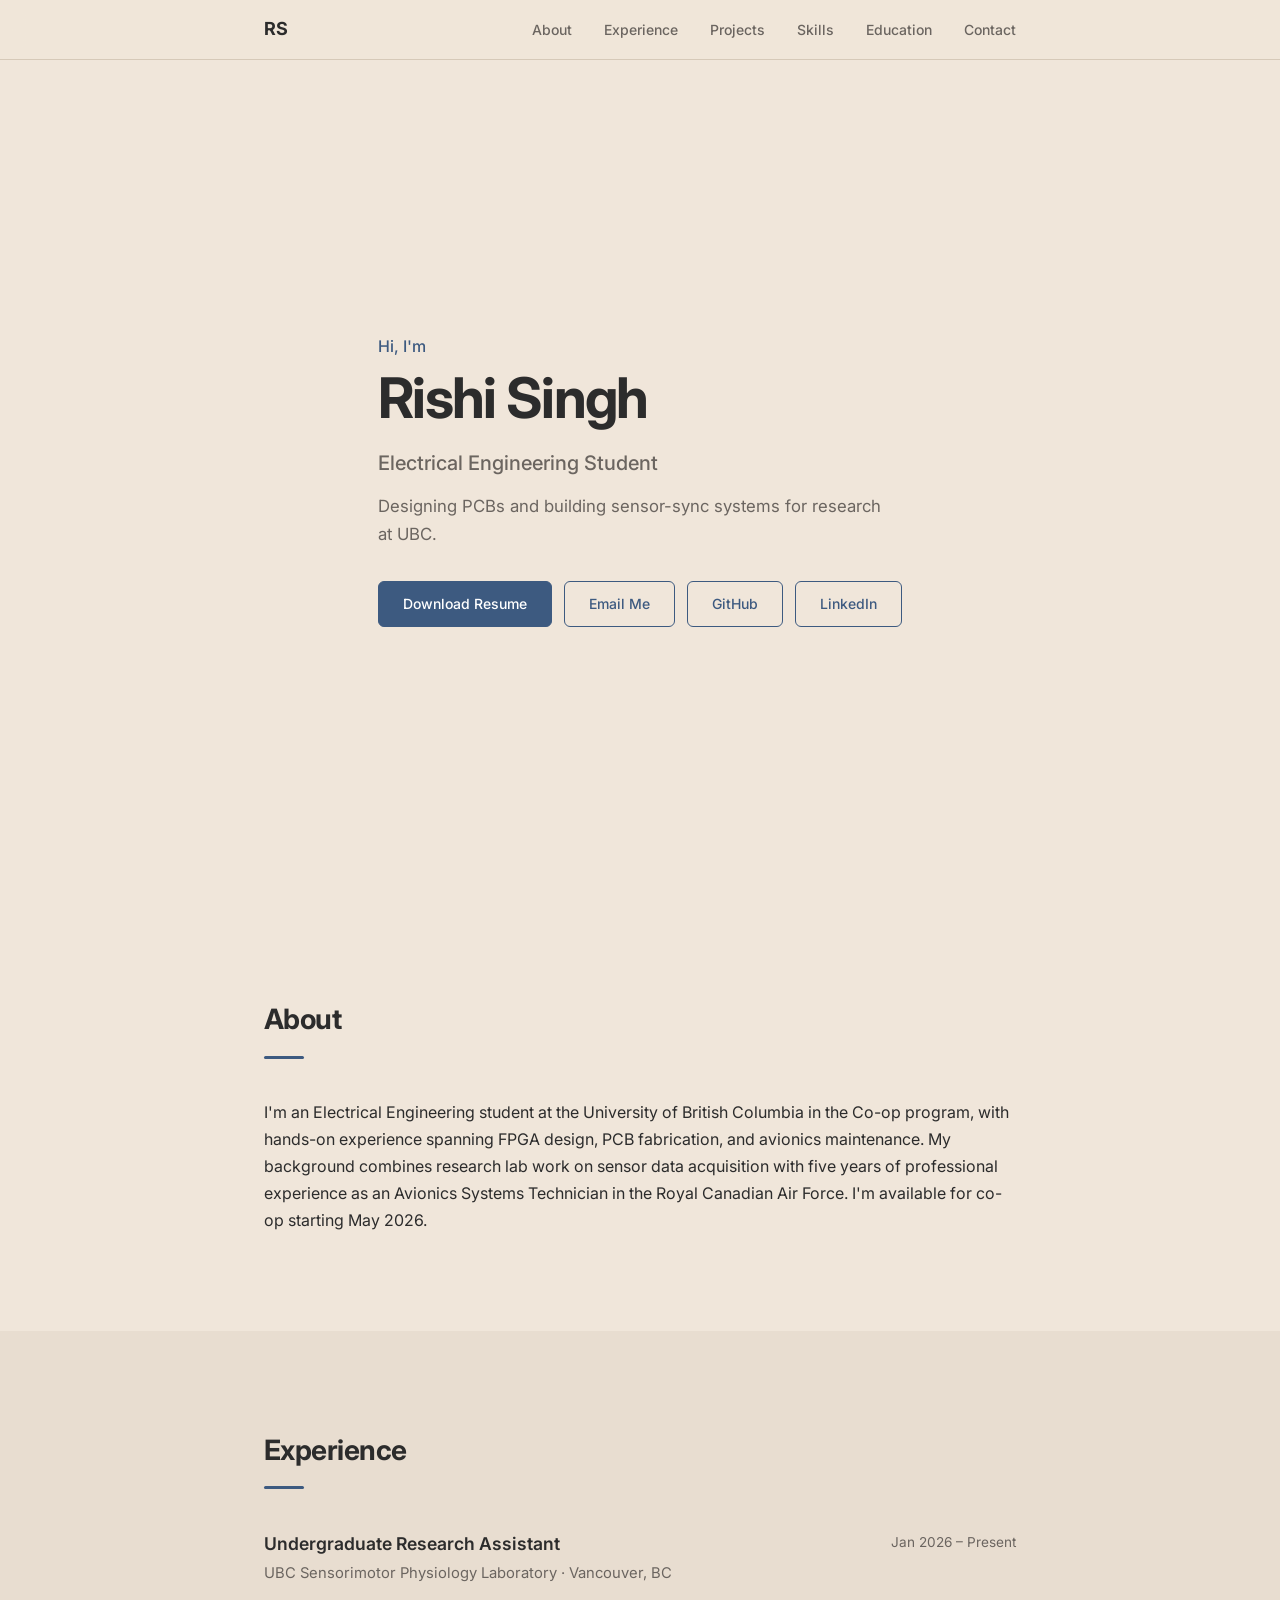
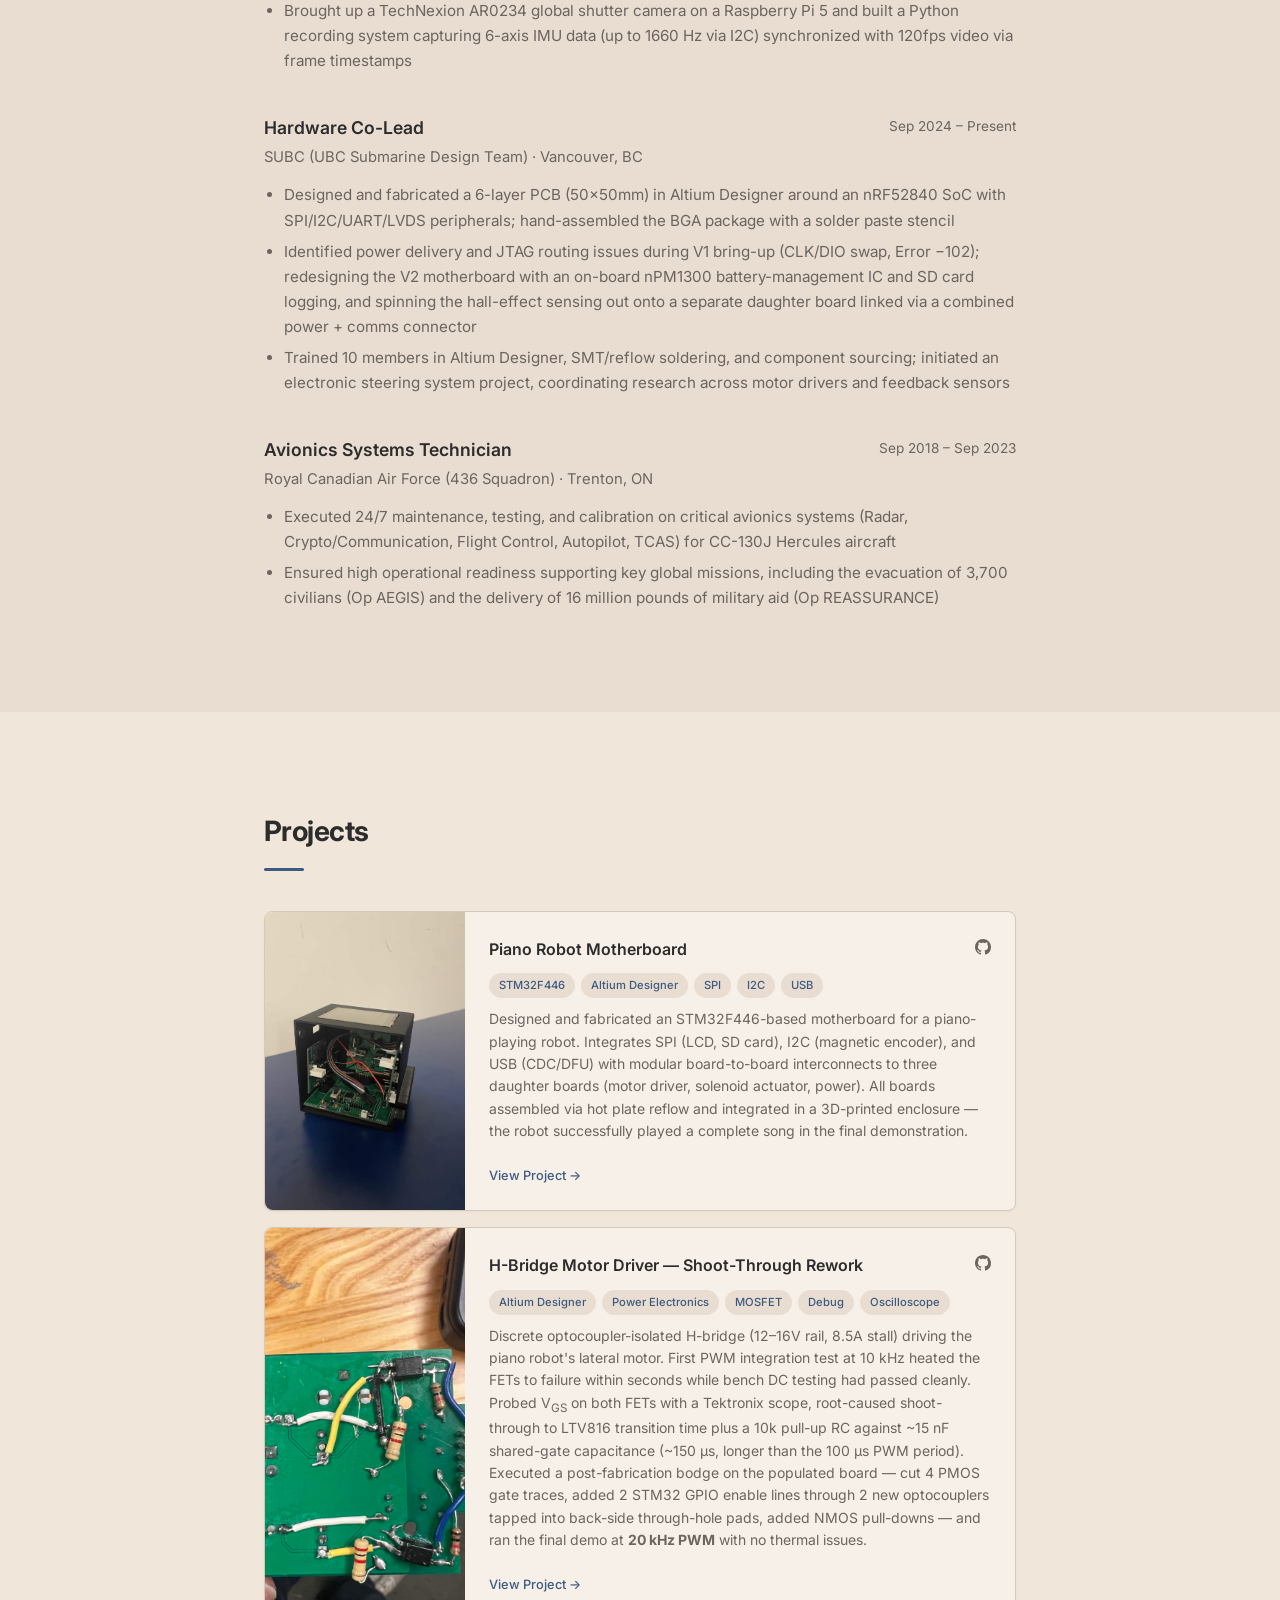
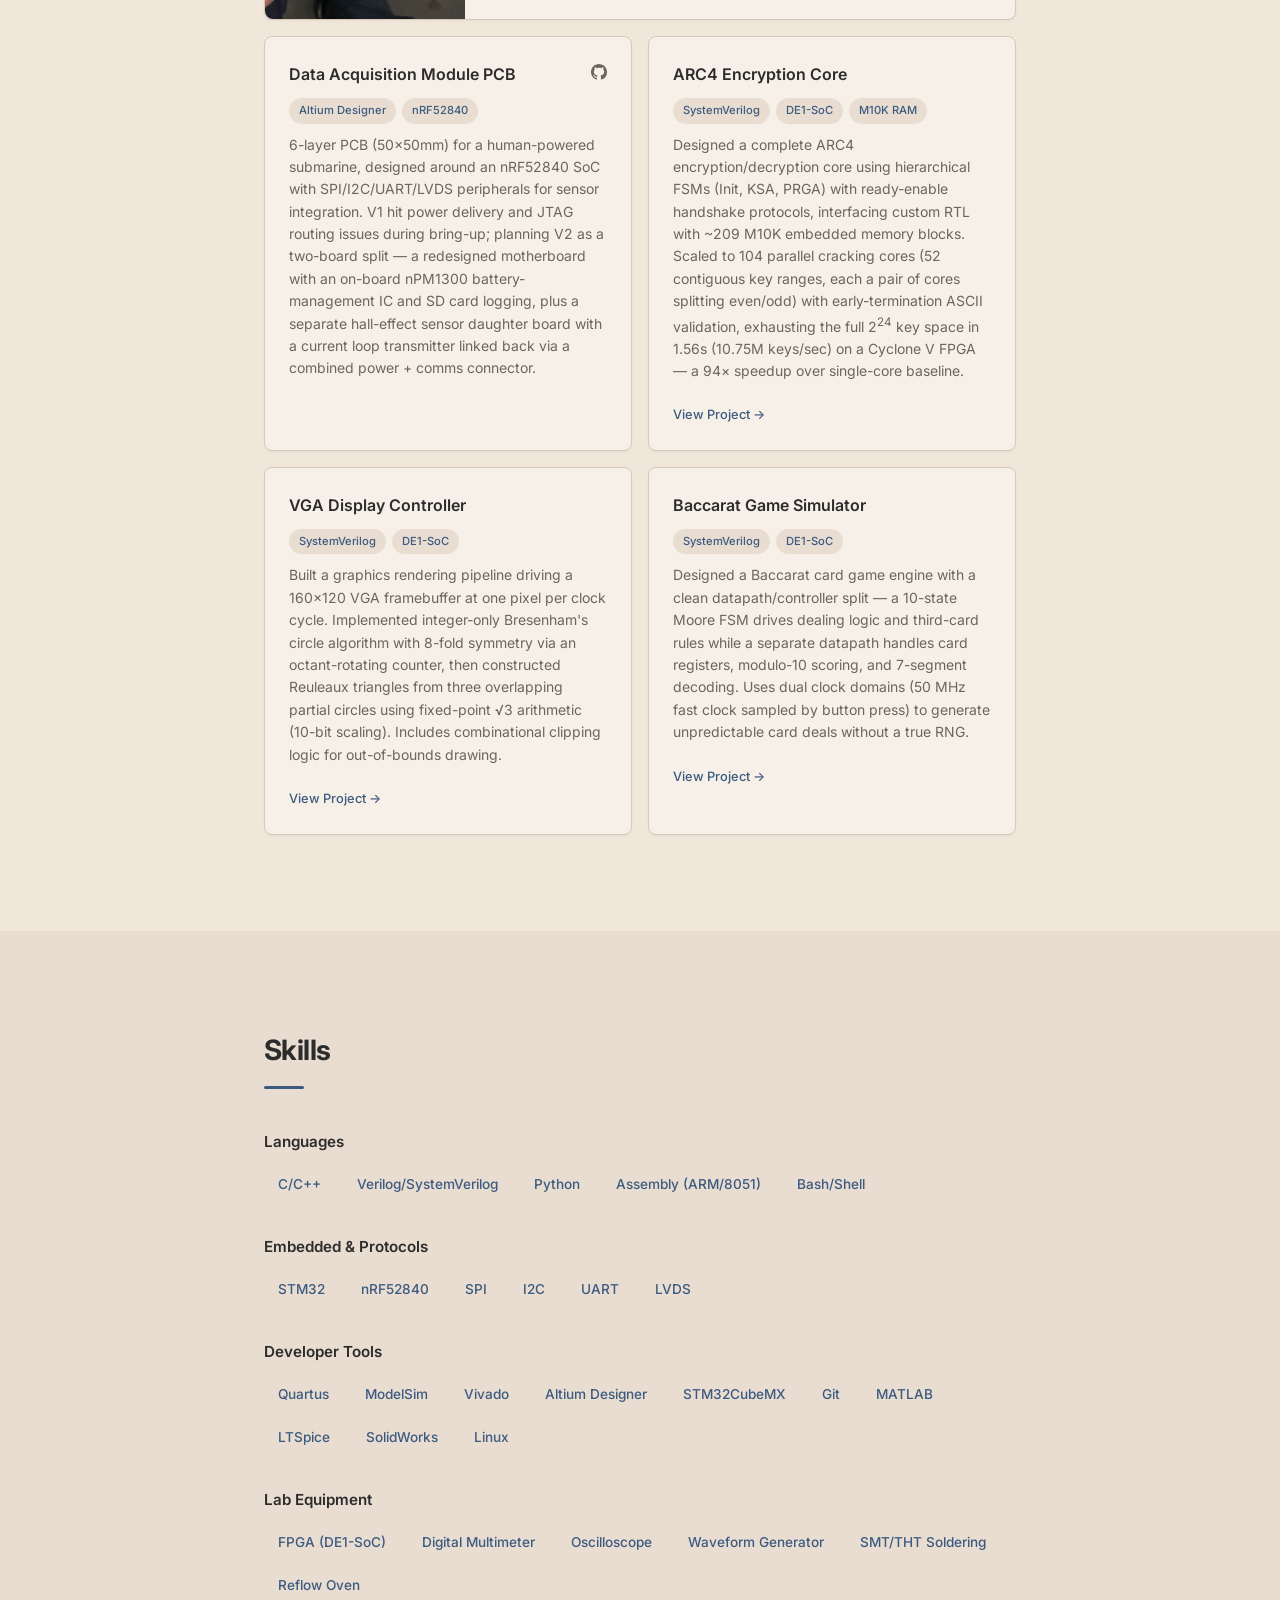
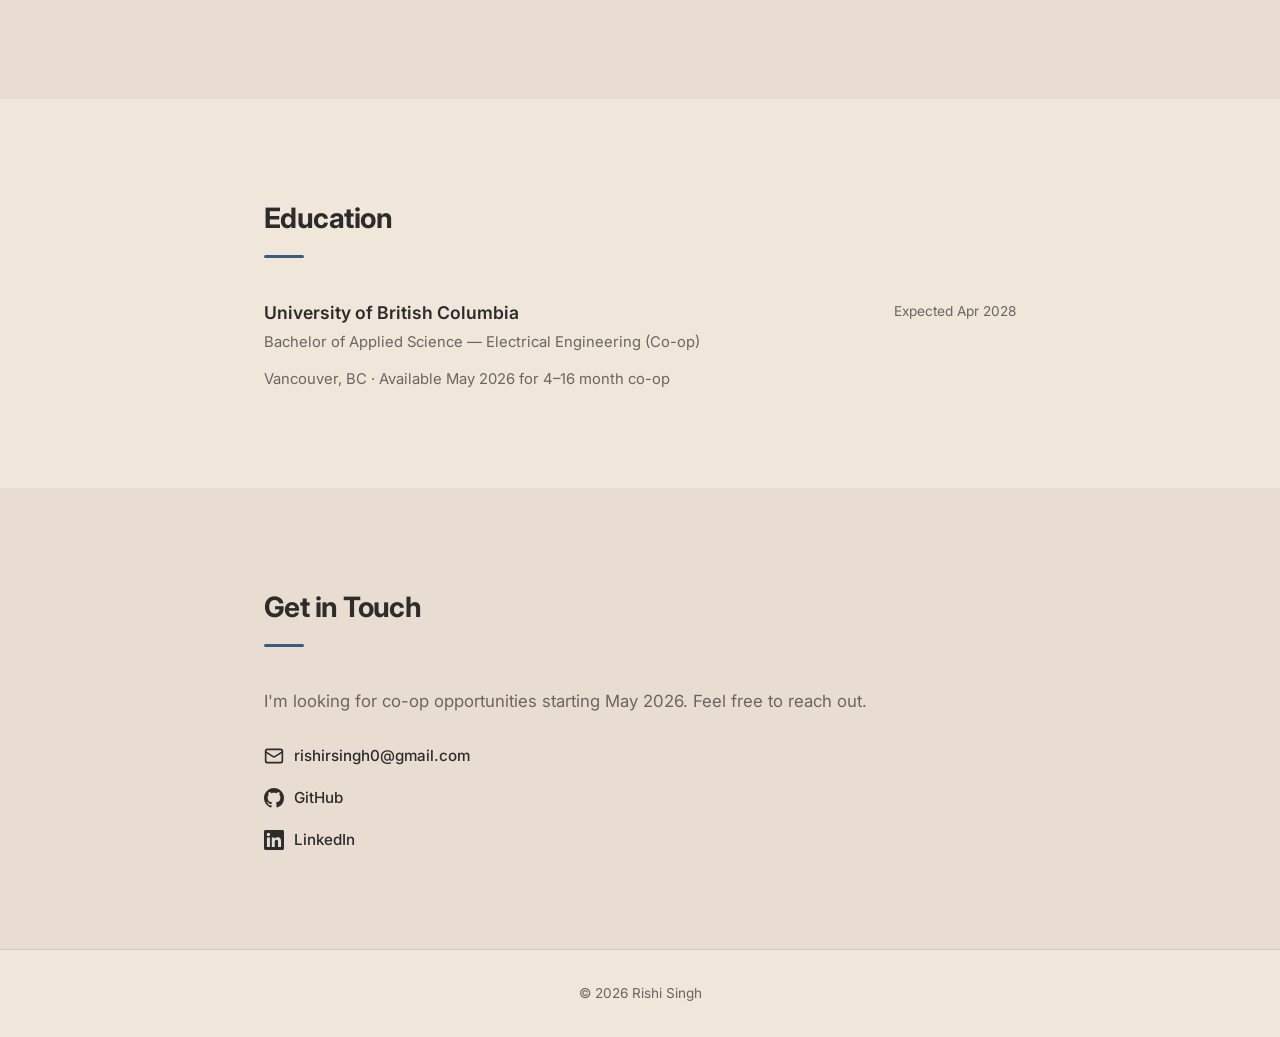
<file: index.html>
<!DOCTYPE html>
<html lang="en">
<head>
  <meta charset="UTF-8">
  <meta name="viewport" content="width=device-width, initial-scale=1.0">
  <title>Rishi Singh</title>
  <link rel="preconnect" href="https://fonts.googleapis.com">
  <link rel="preconnect" href="https://fonts.gstatic.com" crossorigin>
  <link href="https://fonts.googleapis.com/css2?family=Inter:wght@400;500;600;700&display=swap" rel="stylesheet">
  <link rel="stylesheet" href="style.css">
</head>
<body>

  <!-- Navigation -->
  <nav class="nav" id="nav">
    <div class="nav-inner">
      <a href="#hero" class="nav-logo">RS</a>
      <button class="nav-toggle" id="nav-toggle" aria-label="Toggle navigation">
        <span></span>
        <span></span>
        <span></span>
      </button>
      <ul class="nav-links" id="nav-links">
        <li><a href="#about">About</a></li>
        <li><a href="#experience">Experience</a></li>
        <li><a href="#projects">Projects</a></li>
        <li><a href="#skills">Skills</a></li>
        <li><a href="#education">Education</a></li>
        <li><a href="#contact">Contact</a></li>
      </ul>
    </div>
  </nav>

  <!-- Hero -->
  <section class="hero" id="hero">
    <div class="container">
      <p class="hero-greeting">Hi, I'm</p>
      <h1 class="hero-name">Rishi Singh</h1>
      <p class="hero-title">Electrical Engineering Student</p>
      <p class="hero-tagline">Designing PCBs and building sensor-sync systems for research at UBC.</p>
      <div class="hero-links">
        <a href="Resume_Rishi_Singh.pdf" download class="btn">Download Resume</a>
        <a href="mailto:rishirsingh0@gmail.com" class="btn btn-outline">Email Me</a>
        <a href="https://github.com/RishiSingh0" target="_blank" rel="noopener" class="btn btn-outline">GitHub</a>
        <a href="https://linkedin.com/in/devrishisingh/" target="_blank" rel="noopener" class="btn btn-outline">LinkedIn</a>
      </div>
    </div>
  </section>

  <!-- About -->
  <section class="section" id="about">
    <div class="container fade-in">
      <h2 class="section-title">About</h2>
      <p>I'm an Electrical Engineering student at the University of British Columbia in the Co-op program, with hands-on experience spanning FPGA design, PCB fabrication, and avionics maintenance. My background combines research lab work on sensor data acquisition with five years of professional experience as an Avionics Systems Technician in the Royal Canadian Air Force. I'm available for co-op starting May 2026.</p>
    </div>
  </section>

  <!-- Experience -->
  <section class="section section-alt" id="experience">
    <div class="container fade-in">
      <h2 class="section-title">Experience</h2>

      <div class="entry">
        <div class="entry-header">
          <div>
            <h3 class="entry-title">Undergraduate Research Assistant</h3>
            <p class="entry-subtitle">UBC Sensorimotor Physiology Laboratory &middot; Vancouver, BC</p>
          </div>
          <span class="entry-date">Jan 2026 &ndash; Present</span>
        </div>
        <ul class="entry-list">
          <li>Brought up a TechNexion AR0234 global shutter camera on a Raspberry Pi 5 and built a Python recording system capturing 6-axis IMU data (up to 1660 Hz via I2C) synchronized with 120fps video via frame timestamps</li>
        </ul>
      </div>

      <div class="entry">
        <div class="entry-header">
          <div>
            <h3 class="entry-title">Hardware Co-Lead</h3>
            <p class="entry-subtitle">SUBC (UBC Submarine Design Team) &middot; Vancouver, BC</p>
          </div>
          <span class="entry-date">Sep 2024 &ndash; Present</span>
        </div>
        <ul class="entry-list">
          <li>Designed and fabricated a 6-layer PCB (50&times;50mm) in Altium Designer around an nRF52840 SoC with SPI/I2C/UART/LVDS peripherals; hand-assembled the BGA package with a solder paste stencil</li>
          <li>Identified power delivery and JTAG routing issues during V1 bring-up (CLK/DIO swap, Error &minus;102); redesigning the V2 motherboard with an on-board nPM1300 battery-management IC and SD card logging, and spinning the hall-effect sensing out onto a separate daughter board linked via a combined power + comms connector</li>
          <li>Trained 10 members in Altium Designer, SMT/reflow soldering, and component sourcing; initiated an electronic steering system project, coordinating research across motor drivers and feedback sensors</li>
        </ul>
      </div>

      <div class="entry">
        <div class="entry-header">
          <div>
            <h3 class="entry-title">Avionics Systems Technician</h3>
            <p class="entry-subtitle">Royal Canadian Air Force (436 Squadron) &middot; Trenton, ON</p>
          </div>
          <span class="entry-date">Sep 2018 &ndash; Sep 2023</span>
        </div>
        <ul class="entry-list">
          <li>Executed 24/7 maintenance, testing, and calibration on critical avionics systems (Radar, Crypto/Communication, Flight Control, Autopilot, TCAS) for CC-130J Hercules aircraft</li>
          <li>Ensured high operational readiness supporting key global missions, including the evacuation of 3,700 civilians (Op AEGIS) and the delivery of 16 million pounds of military aid (Op REASSURANCE)</li>
        </ul>
      </div>
    </div>
  </section>

  <!-- Projects -->
  <section class="section" id="projects">
    <div class="container fade-in">
      <h2 class="section-title">Projects</h2>
      <div class="projects-grid">

        <!-- Piano Robot Motherboard — spans full width -->
        <div class="project-card project-card-wide">
          <div class="project-card-inner">
            <div class="project-card-thumb">
              <img src="images/piano-system.jpg" alt="Piano robot system in enclosure with LCD display" loading="lazy">
            </div>
            <div class="project-card-body">
              <div class="project-card-header">
                <h3 class="project-name">Piano Robot Motherboard</h3>
                <a href="https://github.com/RishiSingh0/piano-robot-motherboard" target="_blank" rel="noopener" class="project-gh" aria-label="View on GitHub">
                  <svg width="16" height="16" viewBox="0 0 24 24" fill="currentColor"><path d="M12 0C5.37 0 0 5.37 0 12c0 5.31 3.435 9.795 8.205 11.385.6.105.825-.255.825-.57 0-.285-.015-1.23-.015-2.235-3.015.555-3.795-.735-4.035-1.41-.135-.345-.72-1.41-1.23-1.695-.42-.225-1.02-.78-.015-.795.945-.015 1.62.87 1.845 1.23 1.08 1.815 2.805 1.305 3.495.99.105-.78.42-1.305.765-1.605-2.67-.3-5.46-1.335-5.46-5.925 0-1.305.465-2.385 1.23-3.225-.12-.3-.54-1.53.12-3.18 0 0 1.005-.315 3.3 1.23.96-.27 1.98-.405 3-.405s2.04.135 3 .405c2.295-1.56 3.3-1.23 3.3-1.23.66 1.65.24 2.88.12 3.18.765.84 1.23 1.905 1.23 3.225 0 4.605-2.805 5.625-5.475 5.925.435.375.81 1.095.81 2.22 0 1.605-.015 2.895-.015 3.3 0 .315.225.69.825.57A12.02 12.02 0 0 0 24 12c0-6.63-5.37-12-12-12z"/></svg>
                </a>
              </div>
              <div class="project-tags">
                <span class="tag">STM32F446</span>
                <span class="tag">Altium Designer</span>
                <span class="tag">SPI</span>
                <span class="tag">I2C</span>
                <span class="tag">USB</span>
              </div>
              <p class="project-desc">Designed and fabricated an STM32F446-based motherboard for a piano-playing robot. Integrates SPI (LCD, SD card), I2C (magnetic encoder), and USB (CDC/DFU) with modular board-to-board interconnects to three daughter boards (motor driver, solenoid actuator, power). All boards assembled via hot plate reflow and integrated in a 3D-printed enclosure &mdash; the robot successfully played a complete song in the final demonstration.</p>
              <a href="projects/piano-robot.html" class="project-link">View Project &rarr;</a>
            </div>
          </div>
        </div>

        <!-- H-Bridge Motor Driver Rework -->
        <div class="project-card project-card-wide">
          <div class="project-card-inner">
            <div class="project-card-thumb">
              <img src="images/hbridge-rework-board.jpg" alt="Back of the H-bridge PCB with bodge wires and added optocouplers" loading="lazy">
            </div>
            <div class="project-card-body">
              <div class="project-card-header">
                <h3 class="project-name">H-Bridge Motor Driver &mdash; Shoot-Through Rework</h3>
                <a href="https://github.com/RishiSingh0/hbridge-motor-driver-circuit" target="_blank" rel="noopener" class="project-gh" aria-label="View on GitHub">
                  <svg width="16" height="16" viewBox="0 0 24 24" fill="currentColor"><path d="M12 0C5.37 0 0 5.37 0 12c0 5.31 3.435 9.795 8.205 11.385.6.105.825-.255.825-.57 0-.285-.015-1.23-.015-2.235-3.015.555-3.795-.735-4.035-1.41-.135-.345-.72-1.41-1.23-1.695-.42-.225-1.02-.78-.015-.795.945-.015 1.62.87 1.845 1.23 1.08 1.815 2.805 1.305 3.495.99.105-.78.42-1.305.765-1.605-2.67-.3-5.46-1.335-5.46-5.925 0-1.305.465-2.385 1.23-3.225-.12-.3-.54-1.53.12-3.18 0 0 1.005-.315 3.3 1.23.96-.27 1.98-.405 3-.405s2.04.135 3 .405c2.295-1.56 3.3-1.23 3.3-1.23.66 1.65.24 2.88.12 3.18.765.84 1.23 1.905 1.23 3.225 0 4.605-2.805 5.625-5.475 5.925.435.375.81 1.095.81 2.22 0 1.605-.015 2.895-.015 3.3 0 .315.225.69.825.57A12.02 12.02 0 0 0 24 12c0-6.63-5.37-12-12-12z"/></svg>
                </a>
              </div>
              <div class="project-tags">
                <span class="tag">Altium Designer</span>
                <span class="tag">Power Electronics</span>
                <span class="tag">MOSFET</span>
                <span class="tag">Debug</span>
                <span class="tag">Oscilloscope</span>
              </div>
              <p class="project-desc">Discrete optocoupler-isolated H-bridge (12&ndash;16V rail, 8.5A stall) driving the piano robot's lateral motor. First PWM integration test at 10 kHz heated the FETs to failure within seconds while bench DC testing had passed cleanly. Probed V<sub>GS</sub> on both FETs with a Tektronix scope, root-caused shoot-through to LTV816 transition time plus a 10k pull-up RC against ~15 nF shared-gate capacitance (~150 &micro;s, longer than the 100 &micro;s PWM period). Executed a post-fabrication bodge on the populated board &mdash; cut 4 PMOS gate traces, added 2 STM32 GPIO enable lines through 2 new optocouplers tapped into back-side through-hole pads, added NMOS pull-downs &mdash; and ran the final demo at <strong>20 kHz PWM</strong> with no thermal issues.</p>
              <a href="projects/hbridge.html" class="project-link">View Project &rarr;</a>
            </div>
          </div>
        </div>

        <!-- DAQ Module -->
        <div class="project-card">
          <div class="project-card-header">
            <h3 class="project-name">Data Acquisition Module PCB</h3>
            <a href="https://github.com/RishiSingh0/Data-Acquisition-Module-PCB" target="_blank" rel="noopener" class="project-gh" aria-label="View on GitHub">
              <svg width="16" height="16" viewBox="0 0 24 24" fill="currentColor"><path d="M12 0C5.37 0 0 5.37 0 12c0 5.31 3.435 9.795 8.205 11.385.6.105.825-.255.825-.57 0-.285-.015-1.23-.015-2.235-3.015.555-3.795-.735-4.035-1.41-.135-.345-.72-1.41-1.23-1.695-.42-.225-1.02-.78-.015-.795.945-.015 1.62.87 1.845 1.23 1.08 1.815 2.805 1.305 3.495.99.105-.78.42-1.305.765-1.605-2.67-.3-5.46-1.335-5.46-5.925 0-1.305.465-2.385 1.23-3.225-.12-.3-.54-1.53.12-3.18 0 0 1.005-.315 3.3 1.23.96-.27 1.98-.405 3-.405s2.04.135 3 .405c2.295-1.56 3.3-1.23 3.3-1.23.66 1.65.24 2.88.12 3.18.765.84 1.23 1.905 1.23 3.225 0 4.605-2.805 5.625-5.475 5.925.435.375.81 1.095.81 2.22 0 1.605-.015 2.895-.015 3.3 0 .315.225.69.825.57A12.02 12.02 0 0 0 24 12c0-6.63-5.37-12-12-12z"/></svg>
            </a>
          </div>
          <div class="project-tags">
            <span class="tag">Altium Designer</span>
            <span class="tag">nRF52840</span>
          </div>
          <p class="project-desc">6-layer PCB (50&times;50mm) for a human-powered submarine, designed around an nRF52840 SoC with SPI/I2C/UART/LVDS peripherals for sensor integration. V1 hit power delivery and JTAG routing issues during bring-up; planning V2 as a two-board split &mdash; a redesigned motherboard with an on-board nPM1300 battery-management IC and SD card logging, plus a separate hall-effect sensor daughter board with a current loop transmitter linked back via a combined power + comms connector.</p>
        </div>

        <!-- ARC4 -->
        <div class="project-card">
          <div class="project-card-header">
            <h3 class="project-name">ARC4 Encryption Core</h3>
          </div>
          <div class="project-tags">
            <span class="tag">SystemVerilog</span>
            <span class="tag">DE1-SoC</span>
            <span class="tag">M10K RAM</span>
          </div>
          <p class="project-desc">Designed a complete ARC4 encryption/decryption core using hierarchical FSMs (Init, KSA, PRGA) with ready-enable handshake protocols, interfacing custom RTL with ~209 M10K embedded memory blocks. Scaled to 104 parallel cracking cores (52 contiguous key ranges, each a pair of cores splitting even/odd) with early-termination ASCII validation, exhausting the full 2<sup>24</sup> key space in 1.56s (10.75M keys/sec) on a Cyclone V FPGA &mdash; a 94&times; speedup over single-core baseline.</p>
          <a href="projects/arc4.html" class="project-link">View Project &rarr;</a>
        </div>

        <!-- VGA -->
        <div class="project-card">
          <div class="project-card-header">
            <h3 class="project-name">VGA Display Controller</h3>
          </div>
          <div class="project-tags">
            <span class="tag">SystemVerilog</span>
            <span class="tag">DE1-SoC</span>
          </div>
          <p class="project-desc">Built a graphics rendering pipeline driving a 160&times;120 VGA framebuffer at one pixel per clock cycle. Implemented integer-only Bresenham's circle algorithm with 8-fold symmetry via an octant-rotating counter, then constructed Reuleaux triangles from three overlapping partial circles using fixed-point &radic;3 arithmetic (10-bit scaling). Includes combinational clipping logic for out-of-bounds drawing.</p>
          <a href="projects/vga.html" class="project-link">View Project &rarr;</a>
        </div>

        <!-- Baccarat -->
        <div class="project-card">
          <div class="project-card-header">
            <h3 class="project-name">Baccarat Game Simulator</h3>
          </div>
          <div class="project-tags">
            <span class="tag">SystemVerilog</span>
            <span class="tag">DE1-SoC</span>
          </div>
          <p class="project-desc">Designed a Baccarat card game engine with a clean datapath/controller split &mdash; a 10-state Moore FSM drives dealing logic and third-card rules while a separate datapath handles card registers, modulo-10 scoring, and 7-segment decoding. Uses dual clock domains (50 MHz fast clock sampled by button press) to generate unpredictable card deals without a true RNG.</p>
          <a href="projects/baccarat.html" class="project-link">View Project &rarr;</a>
        </div>

      </div>
    </div>
  </section>

  <!-- Skills -->
  <section class="section section-alt" id="skills">
    <div class="container fade-in">
      <h2 class="section-title">Skills</h2>
      <div class="skills-grid">

        <div class="skill-group">
          <h3 class="skill-category">Languages</h3>
          <div class="skill-tags">
            <span class="tag">C/C++</span>
            <span class="tag">Verilog/SystemVerilog</span>
            <span class="tag">Python</span>
            <span class="tag">Assembly (ARM/8051)</span>
            <span class="tag">Bash/Shell</span>
          </div>
        </div>

        <div class="skill-group">
          <h3 class="skill-category">Embedded &amp; Protocols</h3>
          <div class="skill-tags">
            <span class="tag">STM32</span>
            <span class="tag">nRF52840</span>
            <span class="tag">SPI</span>
            <span class="tag">I2C</span>
            <span class="tag">UART</span>
            <span class="tag">LVDS</span>
          </div>
        </div>

        <div class="skill-group">
          <h3 class="skill-category">Developer Tools</h3>
          <div class="skill-tags">
            <span class="tag">Quartus</span>
            <span class="tag">ModelSim</span>
            <span class="tag">Vivado</span>
            <span class="tag">Altium Designer</span>
            <span class="tag">STM32CubeMX</span>
            <span class="tag">Git</span>
            <span class="tag">MATLAB</span>
            <span class="tag">LTSpice</span>
            <span class="tag">SolidWorks</span>
            <span class="tag">Linux</span>
          </div>
        </div>

        <div class="skill-group">
          <h3 class="skill-category">Lab Equipment</h3>
          <div class="skill-tags">
            <span class="tag">FPGA (DE1-SoC)</span>
            <span class="tag">Digital Multimeter</span>
            <span class="tag">Oscilloscope</span>
            <span class="tag">Waveform Generator</span>
            <span class="tag">SMT/THT Soldering</span>
            <span class="tag">Reflow Oven</span>
          </div>
        </div>

      </div>
    </div>
  </section>

  <!-- Education -->
  <section class="section" id="education">
    <div class="container fade-in">
      <h2 class="section-title">Education</h2>
      <div class="entry">
        <div class="entry-header">
          <div>
            <h3 class="entry-title">University of British Columbia</h3>
            <p class="entry-subtitle">Bachelor of Applied Science &mdash; Electrical Engineering (Co-op)</p>
          </div>
          <span class="entry-date">Expected Apr 2028</span>
        </div>
        <p class="entry-detail">Vancouver, BC &middot; Available May 2026 for 4&ndash;16 month co-op</p>
      </div>
    </div>
  </section>

  <!-- Contact / Footer -->
  <section class="section section-alt" id="contact">
    <div class="container fade-in">
      <h2 class="section-title">Get in Touch</h2>
      <p class="contact-text">I'm looking for co-op opportunities starting May 2026. Feel free to reach out.</p>
      <div class="contact-links">
        <a href="mailto:rishirsingh0@gmail.com" class="contact-item">
          <svg width="20" height="20" viewBox="0 0 24 24" fill="none" stroke="currentColor" stroke-width="2" stroke-linecap="round" stroke-linejoin="round"><rect x="2" y="4" width="20" height="16" rx="2"/><path d="m22 7-8.97 5.7a1.94 1.94 0 0 1-2.06 0L2 7"/></svg>
          rishirsingh0@gmail.com
        </a>
        <a href="https://github.com/RishiSingh0" target="_blank" rel="noopener" class="contact-item">
          <svg width="20" height="20" viewBox="0 0 24 24" fill="currentColor"><path d="M12 0C5.37 0 0 5.37 0 12c0 5.31 3.435 9.795 8.205 11.385.6.105.825-.255.825-.57 0-.285-.015-1.23-.015-2.235-3.015.555-3.795-.735-4.035-1.41-.135-.345-.72-1.41-1.23-1.695-.42-.225-1.02-.78-.015-.795.945-.015 1.62.87 1.845 1.23 1.08 1.815 2.805 1.305 3.495.99.105-.78.42-1.305.765-1.605-2.67-.3-5.46-1.335-5.46-5.925 0-1.305.465-2.385 1.23-3.225-.12-.3-.54-1.53.12-3.18 0 0 1.005-.315 3.3 1.23.96-.27 1.98-.405 3-.405s2.04.135 3 .405c2.295-1.56 3.3-1.23 3.3-1.23.66 1.65.24 2.88.12 3.18.765.84 1.23 1.905 1.23 3.225 0 4.605-2.805 5.625-5.475 5.925.435.375.81 1.095.81 2.22 0 1.605-.015 2.895-.015 3.3 0 .315.225.69.825.57A12.02 12.02 0 0 0 24 12c0-6.63-5.37-12-12-12z"/></svg>
          GitHub
        </a>
        <a href="https://linkedin.com/in/devrishisingh/" target="_blank" rel="noopener" class="contact-item">
          <svg width="20" height="20" viewBox="0 0 24 24" fill="currentColor"><path d="M20.447 20.452h-3.554v-5.569c0-1.328-.027-3.037-1.852-3.037-1.853 0-2.136 1.445-2.136 2.939v5.667H9.351V9h3.414v1.561h.046c.477-.9 1.637-1.85 3.37-1.85 3.601 0 4.267 2.37 4.267 5.455v6.286zM5.337 7.433a2.062 2.062 0 0 1-2.063-2.065 2.064 2.064 0 1 1 2.063 2.065zm1.782 13.019H3.555V9h3.564v11.452zM22.225 0H1.771C.792 0 0 .774 0 1.729v20.542C0 23.227.792 24 1.771 24h20.451C23.2 24 24 23.227 24 22.271V1.729C24 .774 23.2 0 22.222 0h.003z"/></svg>
          LinkedIn
        </a>
      </div>
    </div>
  </section>

  <footer class="footer">
    <div class="container">
      <p>&copy; 2026 Rishi Singh</p>
    </div>
  </footer>

  <script src="script.js"></script>
</body>
</html>
</file>
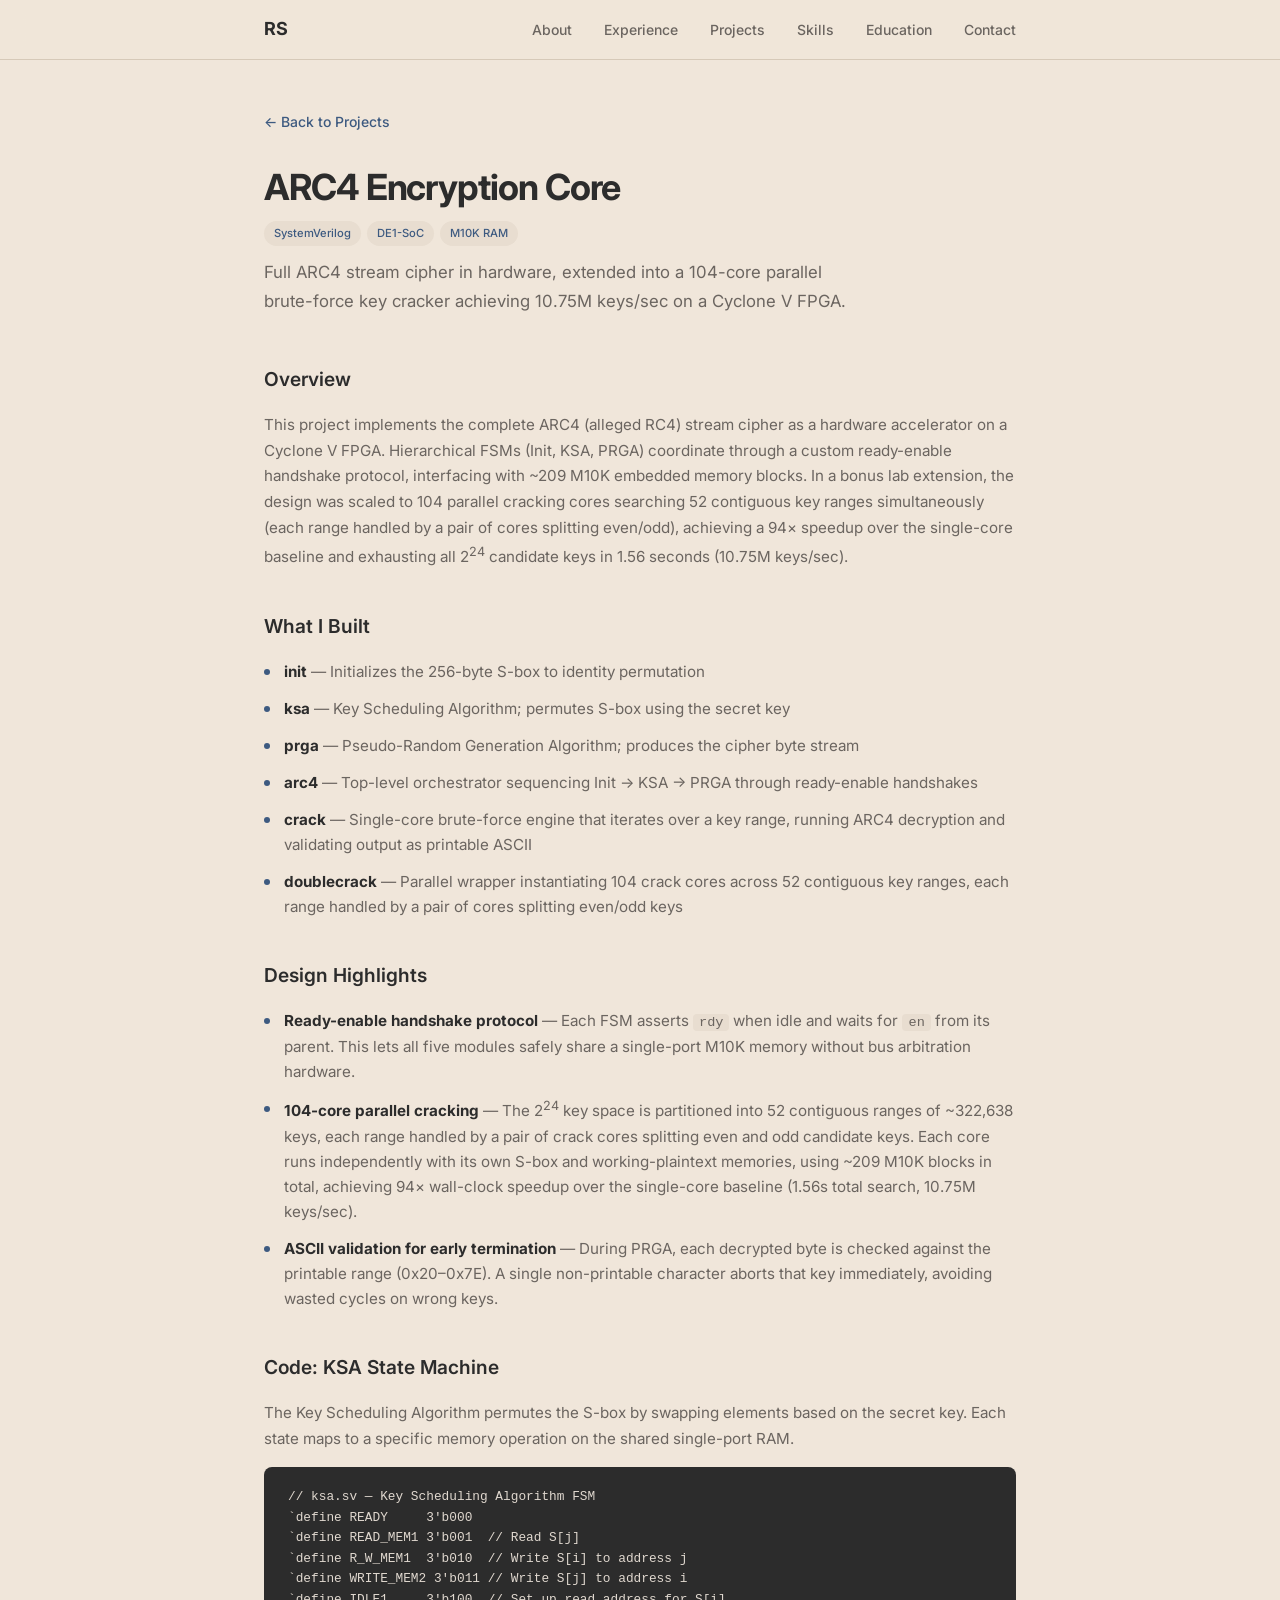
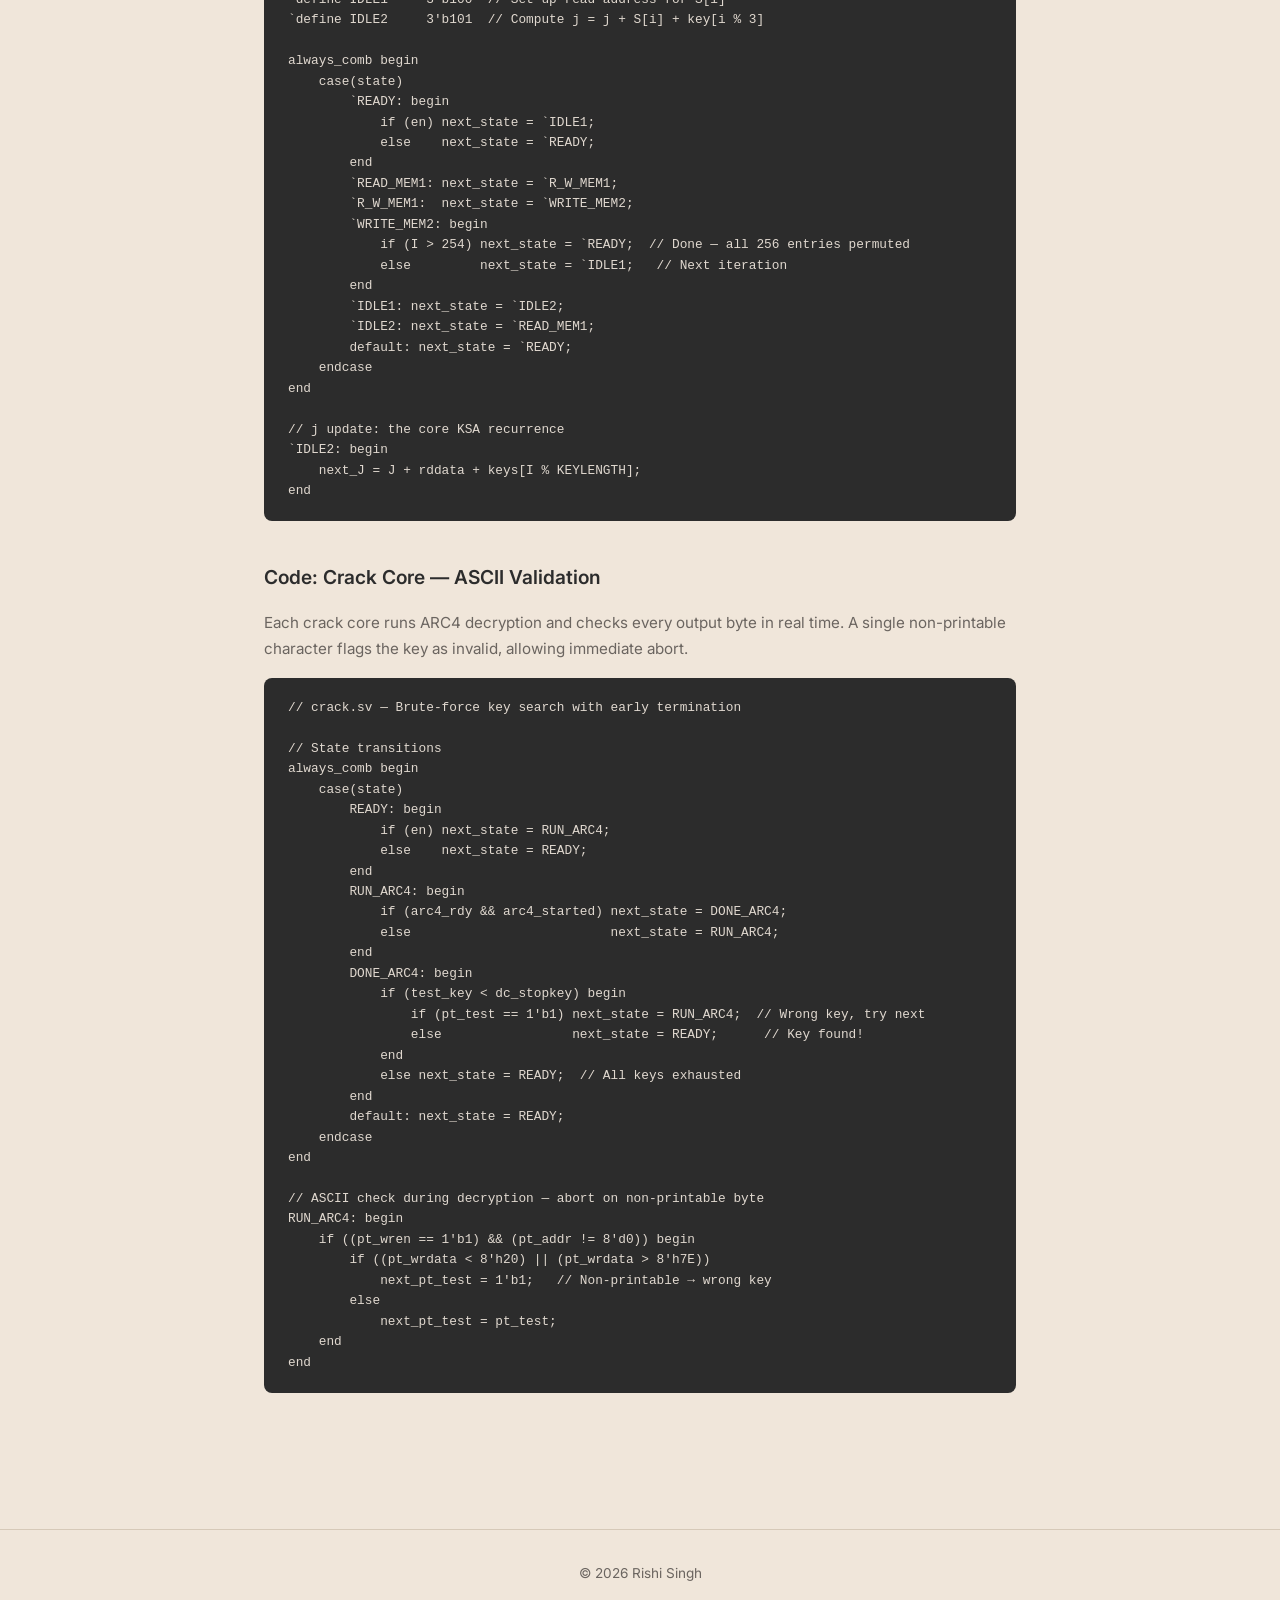
<file: projects/arc4.html>
<!DOCTYPE html>
<html lang="en">
<head>
  <meta charset="UTF-8">
  <meta name="viewport" content="width=device-width, initial-scale=1.0">
  <title>ARC4 Encryption Core — Rishi Singh</title>
  <link rel="preconnect" href="https://fonts.googleapis.com">
  <link rel="preconnect" href="https://fonts.gstatic.com" crossorigin>
  <link href="https://fonts.googleapis.com/css2?family=Inter:wght@400;500;600;700&display=swap" rel="stylesheet">
  <link rel="stylesheet" href="../style.css">
</head>
<body>

  <!-- Navigation -->
  <nav class="nav" id="nav">
    <div class="nav-inner">
      <a href="../index.html#hero" class="nav-logo">RS</a>
      <button class="nav-toggle" id="nav-toggle" aria-label="Toggle navigation">
        <span></span>
        <span></span>
        <span></span>
      </button>
      <ul class="nav-links" id="nav-links">
        <li><a href="../index.html#about">About</a></li>
        <li><a href="../index.html#experience">Experience</a></li>
        <li><a href="../index.html#projects">Projects</a></li>
        <li><a href="../index.html#skills">Skills</a></li>
        <li><a href="../index.html#education">Education</a></li>
        <li><a href="../index.html#contact">Contact</a></li>
      </ul>
    </div>
  </nav>

  <main class="project-detail">
    <div class="container">

      <a href="../index.html#projects" class="back-link">&larr; Back to Projects</a>

      <div class="project-detail-header">
        <h1>ARC4 Encryption Core</h1>
        <div class="project-tags">
          <span class="tag">SystemVerilog</span>
          <span class="tag">DE1-SoC</span>
          <span class="tag">M10K RAM</span>
        </div>
        <p class="project-detail-summary">Full ARC4 stream cipher in hardware, extended into a 104-core parallel brute-force key cracker achieving 10.75M keys/sec on a Cyclone V FPGA.</p>
      </div>

      <section class="project-detail-section">
        <h2>Overview</h2>
        <p>This project implements the complete ARC4 (alleged RC4) stream cipher as a hardware accelerator on a Cyclone V FPGA. Hierarchical FSMs (Init, KSA, PRGA) coordinate through a custom ready-enable handshake protocol, interfacing with ~209 M10K embedded memory blocks. In a bonus lab extension, the design was scaled to 104 parallel cracking cores searching 52 contiguous key ranges simultaneously (each range handled by a pair of cores splitting even/odd), achieving a 94&times; speedup over the single-core baseline and exhausting all 2<sup>24</sup> candidate keys in 1.56 seconds (10.75M keys/sec).</p>
      </section>

      <section class="project-detail-section">
        <h2>What I Built</h2>
        <ul class="highlight-list">
          <li><strong>init</strong> &mdash; Initializes the 256-byte S-box to identity permutation</li>
          <li><strong>ksa</strong> &mdash; Key Scheduling Algorithm; permutes S-box using the secret key</li>
          <li><strong>prga</strong> &mdash; Pseudo-Random Generation Algorithm; produces the cipher byte stream</li>
          <li><strong>arc4</strong> &mdash; Top-level orchestrator sequencing Init &rarr; KSA &rarr; PRGA through ready-enable handshakes</li>
          <li><strong>crack</strong> &mdash; Single-core brute-force engine that iterates over a key range, running ARC4 decryption and validating output as printable ASCII</li>
          <li><strong>doublecrack</strong> &mdash; Parallel wrapper instantiating 104 crack cores across 52 contiguous key ranges, each range handled by a pair of cores splitting even/odd keys</li>
        </ul>
      </section>

      <section class="project-detail-section">
        <h2>Design Highlights</h2>
        <ul class="highlight-list">
          <li><strong>Ready-enable handshake protocol</strong> &mdash; Each FSM asserts <code>rdy</code> when idle and waits for <code>en</code> from its parent. This lets all five modules safely share a single-port M10K memory without bus arbitration hardware.</li>
          <li><strong>104-core parallel cracking</strong> &mdash; The 2<sup>24</sup> key space is partitioned into 52 contiguous ranges of ~322,638 keys, each range handled by a pair of crack cores splitting even and odd candidate keys. Each core runs independently with its own S-box and working-plaintext memories, using ~209 M10K blocks in total, achieving 94&times; wall-clock speedup over the single-core baseline (1.56s total search, 10.75M keys/sec).</li>
          <li><strong>ASCII validation for early termination</strong> &mdash; During PRGA, each decrypted byte is checked against the printable range (0x20&ndash;0x7E). A single non-printable character aborts that key immediately, avoiding wasted cycles on wrong keys.</li>
        </ul>
      </section>

      <section class="project-detail-section">
        <h2>Code: KSA State Machine</h2>
        <p>The Key Scheduling Algorithm permutes the S-box by swapping elements based on the secret key. Each state maps to a specific memory operation on the shared single-port RAM.</p>
        <pre class="code-block"><code>// ksa.sv — Key Scheduling Algorithm FSM
`define READY     3'b000
`define READ_MEM1 3'b001  // Read S[j]
`define R_W_MEM1  3'b010  // Write S[i] to address j
`define WRITE_MEM2 3'b011 // Write S[j] to address i
`define IDLE1     3'b100  // Set up read address for S[i]
`define IDLE2     3'b101  // Compute j = j + S[i] + key[i % 3]

always_comb begin
    case(state)
        `READY: begin
            if (en) next_state = `IDLE1;
            else    next_state = `READY;
        end
        `READ_MEM1: next_state = `R_W_MEM1;
        `R_W_MEM1:  next_state = `WRITE_MEM2;
        `WRITE_MEM2: begin
            if (I > 254) next_state = `READY;  // Done — all 256 entries permuted
            else         next_state = `IDLE1;   // Next iteration
        end
        `IDLE1: next_state = `IDLE2;
        `IDLE2: next_state = `READ_MEM1;
        default: next_state = `READY;
    endcase
end

// j update: the core KSA recurrence
`IDLE2: begin
    next_J = J + rddata + keys[I % KEYLENGTH];
end</code></pre>
      </section>

      <section class="project-detail-section">
        <h2>Code: Crack Core — ASCII Validation</h2>
        <p>Each crack core runs ARC4 decryption and checks every output byte in real time. A single non-printable character flags the key as invalid, allowing immediate abort.</p>
        <pre class="code-block"><code>// crack.sv — Brute-force key search with early termination

// State transitions
always_comb begin
    case(state)
        READY: begin
            if (en) next_state = RUN_ARC4;
            else    next_state = READY;
        end
        RUN_ARC4: begin
            if (arc4_rdy && arc4_started) next_state = DONE_ARC4;
            else                          next_state = RUN_ARC4;
        end
        DONE_ARC4: begin
            if (test_key < dc_stopkey) begin
                if (pt_test == 1'b1) next_state = RUN_ARC4;  // Wrong key, try next
                else                 next_state = READY;      // Key found!
            end
            else next_state = READY;  // All keys exhausted
        end
        default: next_state = READY;
    endcase
end

// ASCII check during decryption — abort on non-printable byte
RUN_ARC4: begin
    if ((pt_wren == 1'b1) && (pt_addr != 8'd0)) begin
        if ((pt_wrdata < 8'h20) || (pt_wrdata > 8'h7E))
            next_pt_test = 1'b1;   // Non-printable → wrong key
        else
            next_pt_test = pt_test;
    end
end</code></pre>
      </section>

    </div>
  </main>

  <footer class="footer">
    <div class="container">
      <p>&copy; 2026 Rishi Singh</p>
    </div>
  </footer>

  <script src="../script.js"></script>
</body>
</html>
</file>
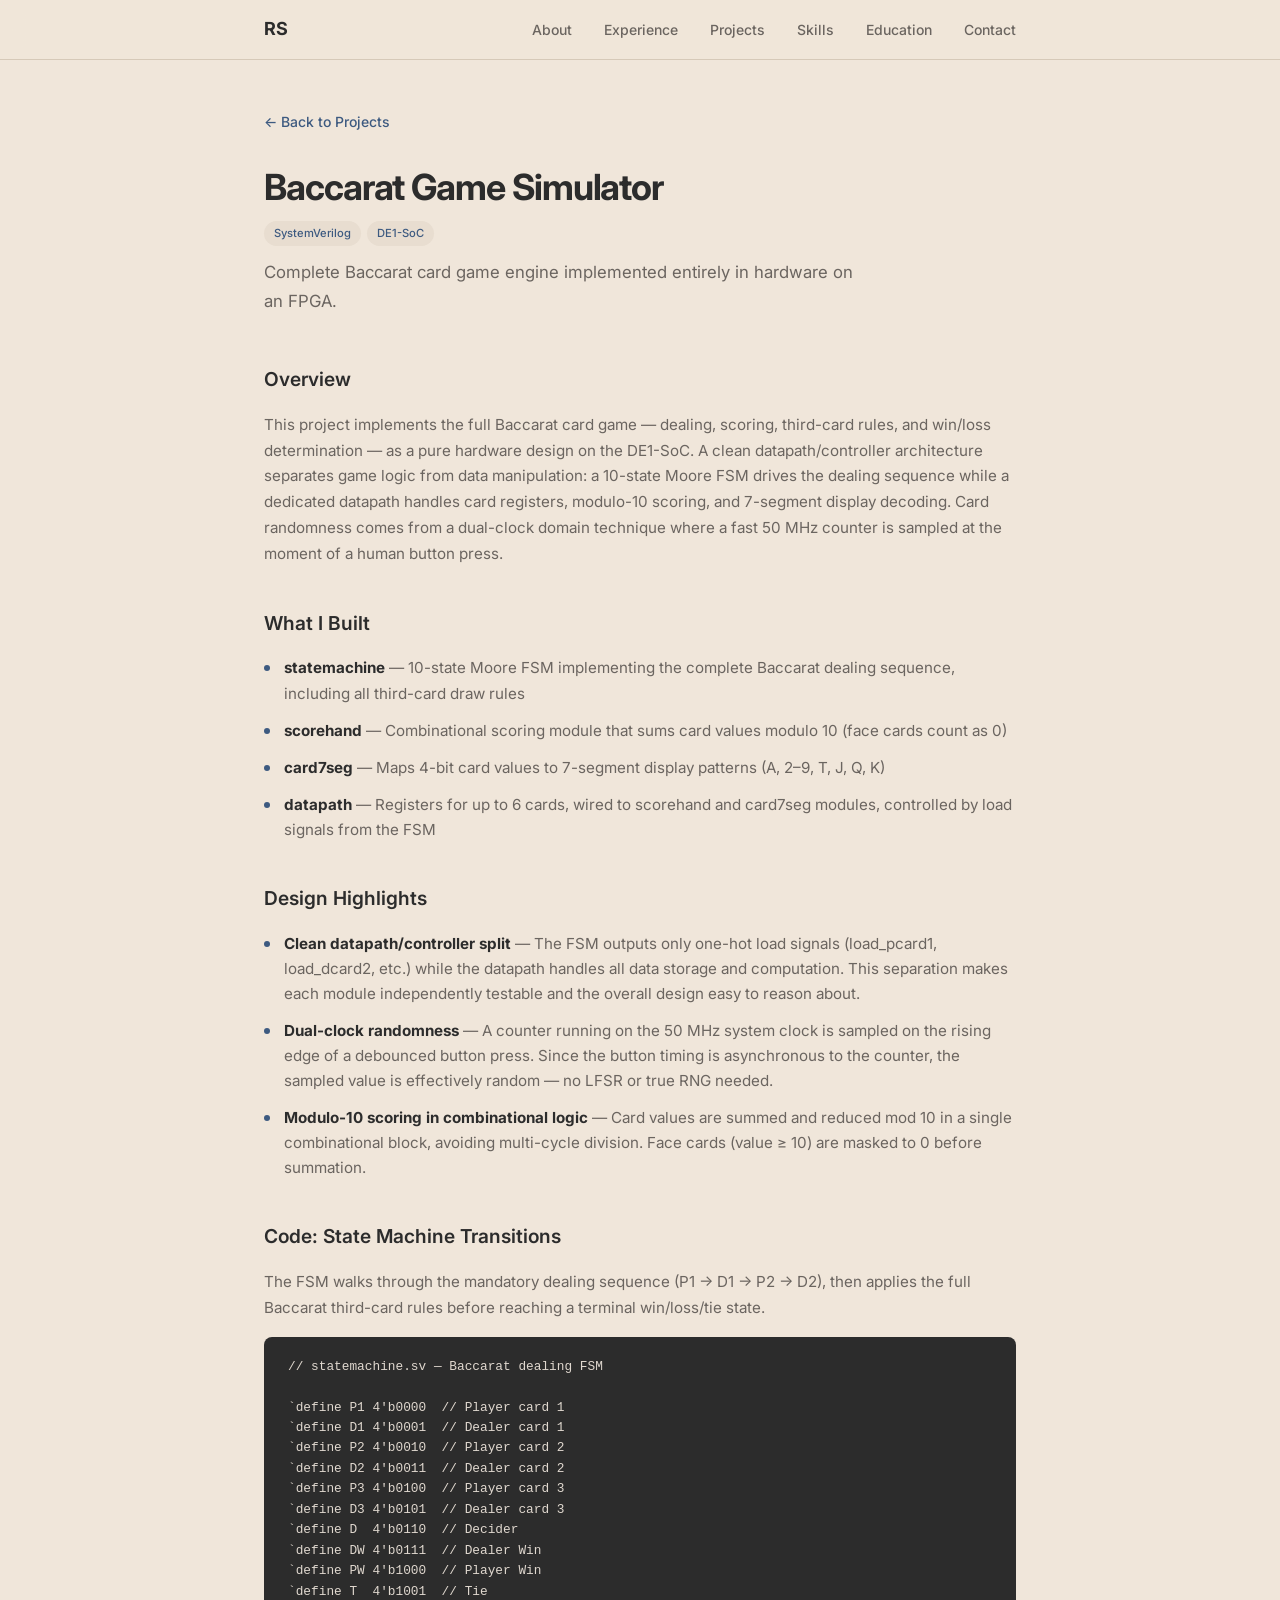
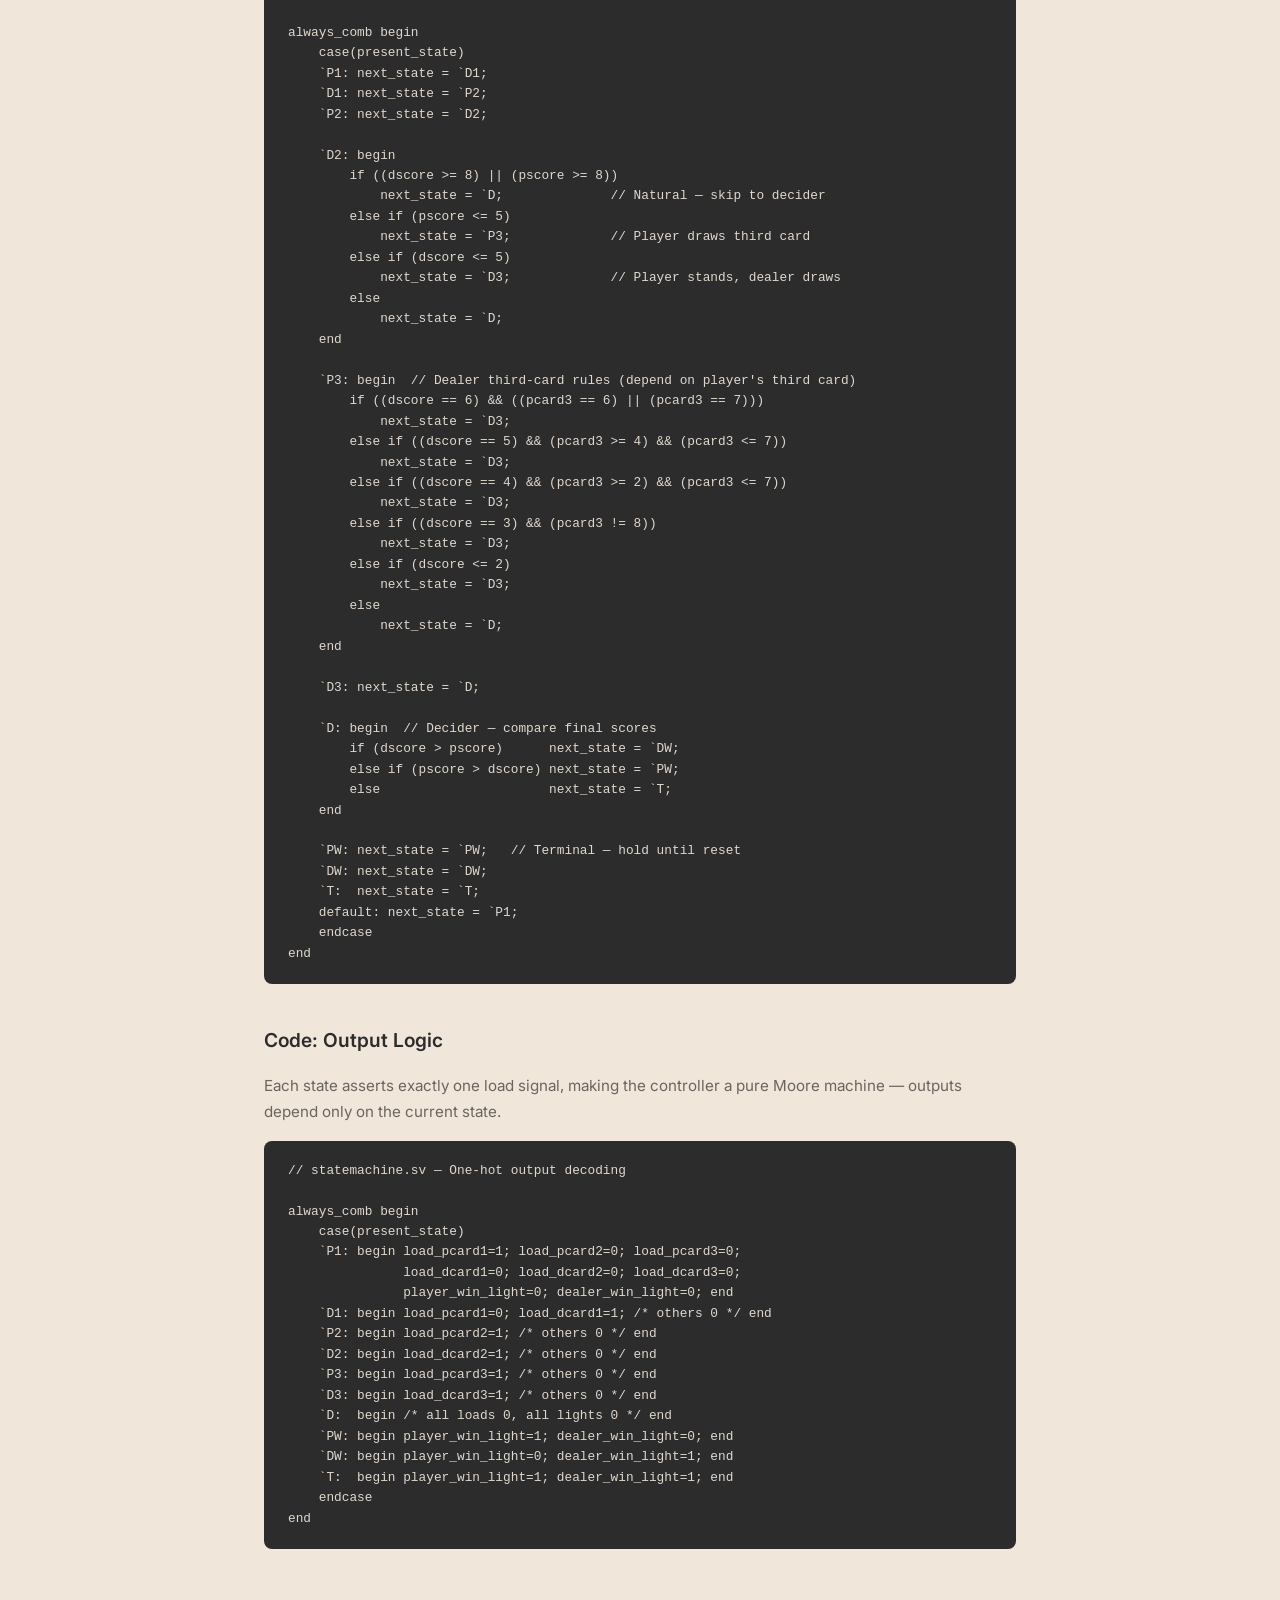
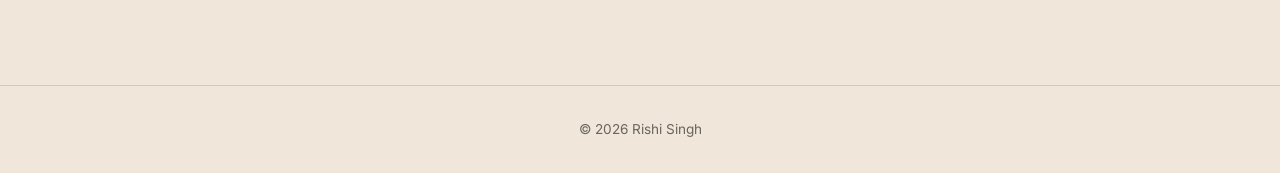
<file: projects/baccarat.html>
<!DOCTYPE html>
<html lang="en">
<head>
  <meta charset="UTF-8">
  <meta name="viewport" content="width=device-width, initial-scale=1.0">
  <title>Baccarat Game Simulator — Rishi Singh</title>
  <link rel="preconnect" href="https://fonts.googleapis.com">
  <link rel="preconnect" href="https://fonts.gstatic.com" crossorigin>
  <link href="https://fonts.googleapis.com/css2?family=Inter:wght@400;500;600;700&display=swap" rel="stylesheet">
  <link rel="stylesheet" href="../style.css">
</head>
<body>

  <!-- Navigation -->
  <nav class="nav" id="nav">
    <div class="nav-inner">
      <a href="../index.html#hero" class="nav-logo">RS</a>
      <button class="nav-toggle" id="nav-toggle" aria-label="Toggle navigation">
        <span></span>
        <span></span>
        <span></span>
      </button>
      <ul class="nav-links" id="nav-links">
        <li><a href="../index.html#about">About</a></li>
        <li><a href="../index.html#experience">Experience</a></li>
        <li><a href="../index.html#projects">Projects</a></li>
        <li><a href="../index.html#skills">Skills</a></li>
        <li><a href="../index.html#education">Education</a></li>
        <li><a href="../index.html#contact">Contact</a></li>
      </ul>
    </div>
  </nav>

  <main class="project-detail">
    <div class="container">

      <a href="../index.html#projects" class="back-link">&larr; Back to Projects</a>

      <div class="project-detail-header">
        <h1>Baccarat Game Simulator</h1>
        <div class="project-tags">
          <span class="tag">SystemVerilog</span>
          <span class="tag">DE1-SoC</span>
        </div>
        <p class="project-detail-summary">Complete Baccarat card game engine implemented entirely in hardware on an FPGA.</p>
      </div>

      <section class="project-detail-section">
        <h2>Overview</h2>
        <p>This project implements the full Baccarat card game &mdash; dealing, scoring, third-card rules, and win/loss determination &mdash; as a pure hardware design on the DE1-SoC. A clean datapath/controller architecture separates game logic from data manipulation: a 10-state Moore FSM drives the dealing sequence while a dedicated datapath handles card registers, modulo-10 scoring, and 7-segment display decoding. Card randomness comes from a dual-clock domain technique where a fast 50 MHz counter is sampled at the moment of a human button press.</p>
      </section>

      <section class="project-detail-section">
        <h2>What I Built</h2>
        <ul class="highlight-list">
          <li><strong>statemachine</strong> &mdash; 10-state Moore FSM implementing the complete Baccarat dealing sequence, including all third-card draw rules</li>
          <li><strong>scorehand</strong> &mdash; Combinational scoring module that sums card values modulo 10 (face cards count as 0)</li>
          <li><strong>card7seg</strong> &mdash; Maps 4-bit card values to 7-segment display patterns (A, 2&ndash;9, T, J, Q, K)</li>
          <li><strong>datapath</strong> &mdash; Registers for up to 6 cards, wired to scorehand and card7seg modules, controlled by load signals from the FSM</li>
        </ul>
      </section>

      <section class="project-detail-section">
        <h2>Design Highlights</h2>
        <ul class="highlight-list">
          <li><strong>Clean datapath/controller split</strong> &mdash; The FSM outputs only one-hot load signals (load_pcard1, load_dcard2, etc.) while the datapath handles all data storage and computation. This separation makes each module independently testable and the overall design easy to reason about.</li>
          <li><strong>Dual-clock randomness</strong> &mdash; A counter running on the 50 MHz system clock is sampled on the rising edge of a debounced button press. Since the button timing is asynchronous to the counter, the sampled value is effectively random &mdash; no LFSR or true RNG needed.</li>
          <li><strong>Modulo-10 scoring in combinational logic</strong> &mdash; Card values are summed and reduced mod 10 in a single combinational block, avoiding multi-cycle division. Face cards (value &ge; 10) are masked to 0 before summation.</li>
        </ul>
      </section>

      <section class="project-detail-section">
        <h2>Code: State Machine Transitions</h2>
        <p>The FSM walks through the mandatory dealing sequence (P1 &rarr; D1 &rarr; P2 &rarr; D2), then applies the full Baccarat third-card rules before reaching a terminal win/loss/tie state.</p>
        <pre class="code-block"><code>// statemachine.sv — Baccarat dealing FSM

`define P1 4'b0000  // Player card 1
`define D1 4'b0001  // Dealer card 1
`define P2 4'b0010  // Player card 2
`define D2 4'b0011  // Dealer card 2
`define P3 4'b0100  // Player card 3
`define D3 4'b0101  // Dealer card 3
`define D  4'b0110  // Decider
`define DW 4'b0111  // Dealer Win
`define PW 4'b1000  // Player Win
`define T  4'b1001  // Tie

always_comb begin
    case(present_state)
    `P1: next_state = `D1;
    `D1: next_state = `P2;
    `P2: next_state = `D2;

    `D2: begin
        if ((dscore >= 8) || (pscore >= 8))
            next_state = `D;              // Natural — skip to decider
        else if (pscore <= 5)
            next_state = `P3;             // Player draws third card
        else if (dscore <= 5)
            next_state = `D3;             // Player stands, dealer draws
        else
            next_state = `D;
    end

    `P3: begin  // Dealer third-card rules (depend on player's third card)
        if ((dscore == 6) && ((pcard3 == 6) || (pcard3 == 7)))
            next_state = `D3;
        else if ((dscore == 5) && (pcard3 >= 4) && (pcard3 <= 7))
            next_state = `D3;
        else if ((dscore == 4) && (pcard3 >= 2) && (pcard3 <= 7))
            next_state = `D3;
        else if ((dscore == 3) && (pcard3 != 8))
            next_state = `D3;
        else if (dscore <= 2)
            next_state = `D3;
        else
            next_state = `D;
    end

    `D3: next_state = `D;

    `D: begin  // Decider — compare final scores
        if (dscore > pscore)      next_state = `DW;
        else if (pscore > dscore) next_state = `PW;
        else                      next_state = `T;
    end

    `PW: next_state = `PW;   // Terminal — hold until reset
    `DW: next_state = `DW;
    `T:  next_state = `T;
    default: next_state = `P1;
    endcase
end</code></pre>
      </section>

      <section class="project-detail-section">
        <h2>Code: Output Logic</h2>
        <p>Each state asserts exactly one load signal, making the controller a pure Moore machine &mdash; outputs depend only on the current state.</p>
        <pre class="code-block"><code>// statemachine.sv — One-hot output decoding

always_comb begin
    case(present_state)
    `P1: begin load_pcard1=1; load_pcard2=0; load_pcard3=0;
               load_dcard1=0; load_dcard2=0; load_dcard3=0;
               player_win_light=0; dealer_win_light=0; end
    `D1: begin load_pcard1=0; load_dcard1=1; /* others 0 */ end
    `P2: begin load_pcard2=1; /* others 0 */ end
    `D2: begin load_dcard2=1; /* others 0 */ end
    `P3: begin load_pcard3=1; /* others 0 */ end
    `D3: begin load_dcard3=1; /* others 0 */ end
    `D:  begin /* all loads 0, all lights 0 */ end
    `PW: begin player_win_light=1; dealer_win_light=0; end
    `DW: begin player_win_light=0; dealer_win_light=1; end
    `T:  begin player_win_light=1; dealer_win_light=1; end
    endcase
end</code></pre>
      </section>

    </div>
  </main>

  <footer class="footer">
    <div class="container">
      <p>&copy; 2026 Rishi Singh</p>
    </div>
  </footer>

  <script src="../script.js"></script>
</body>
</html>
</file>
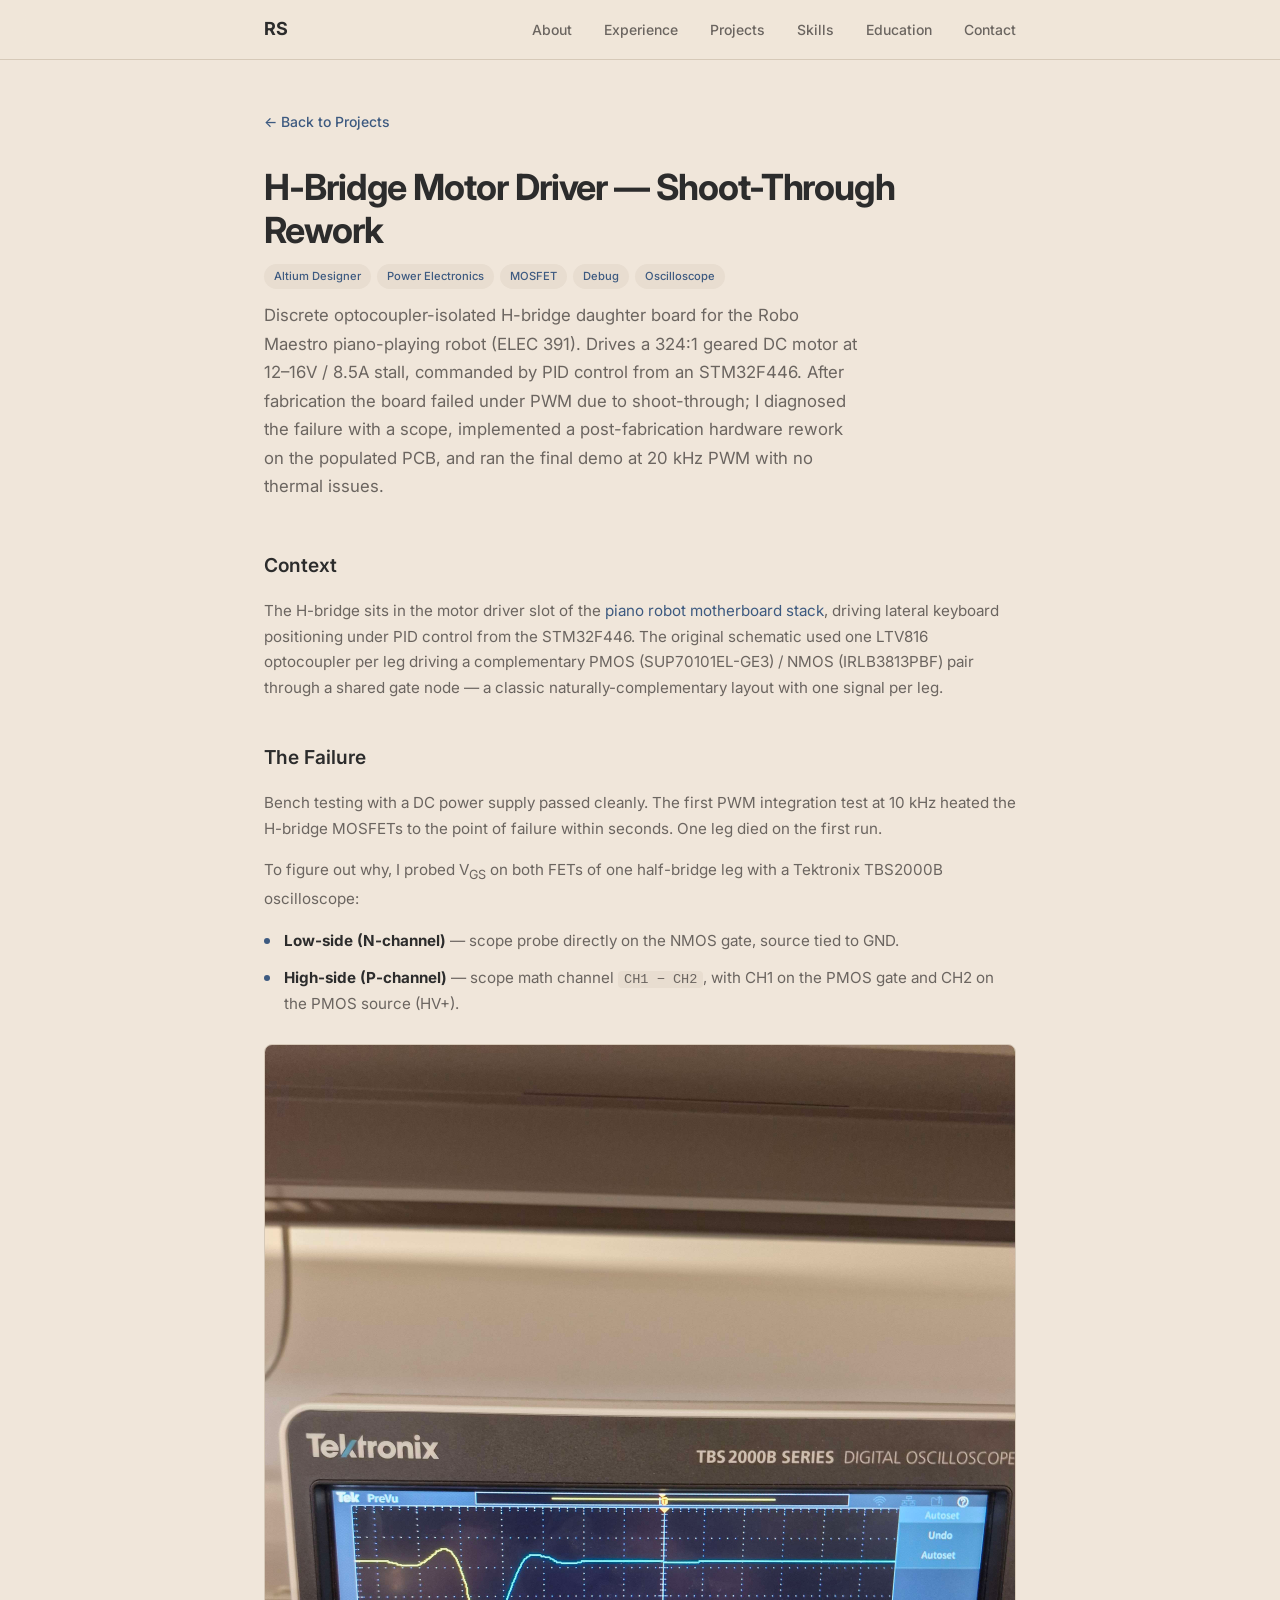
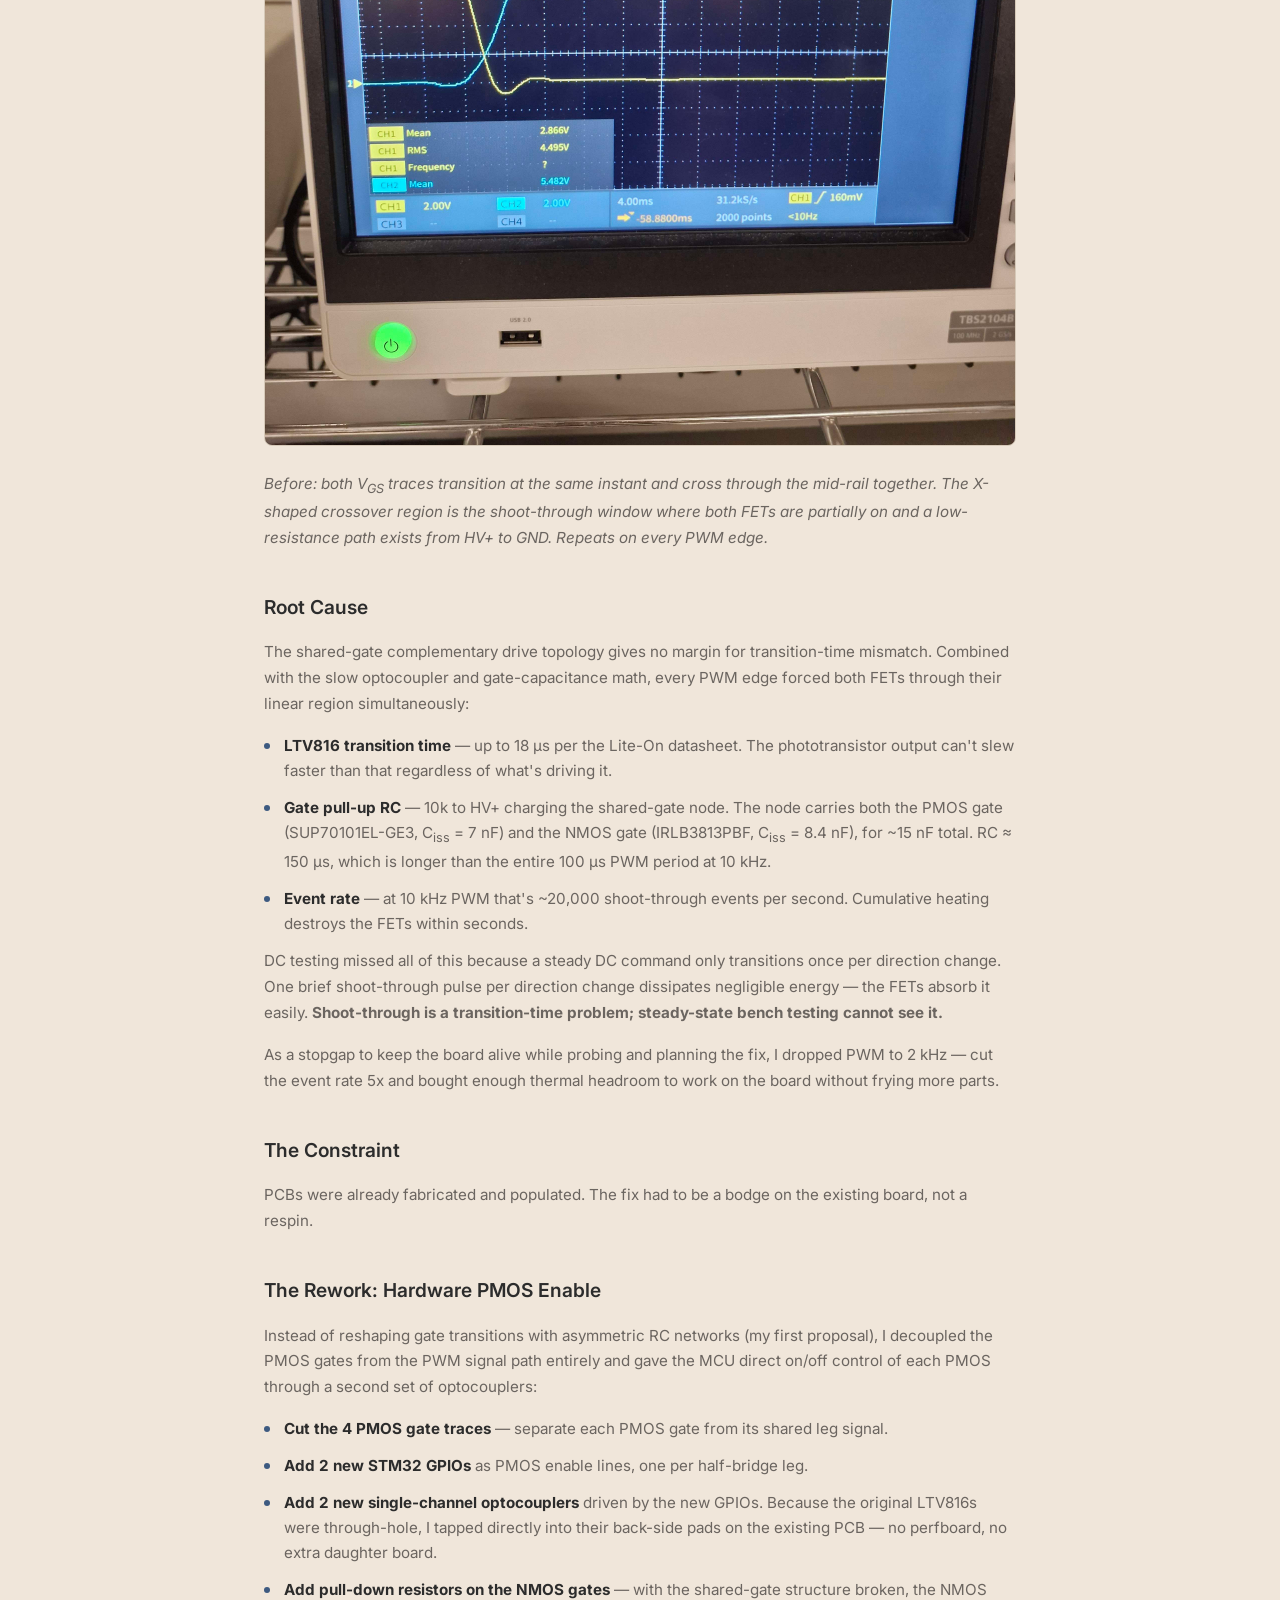
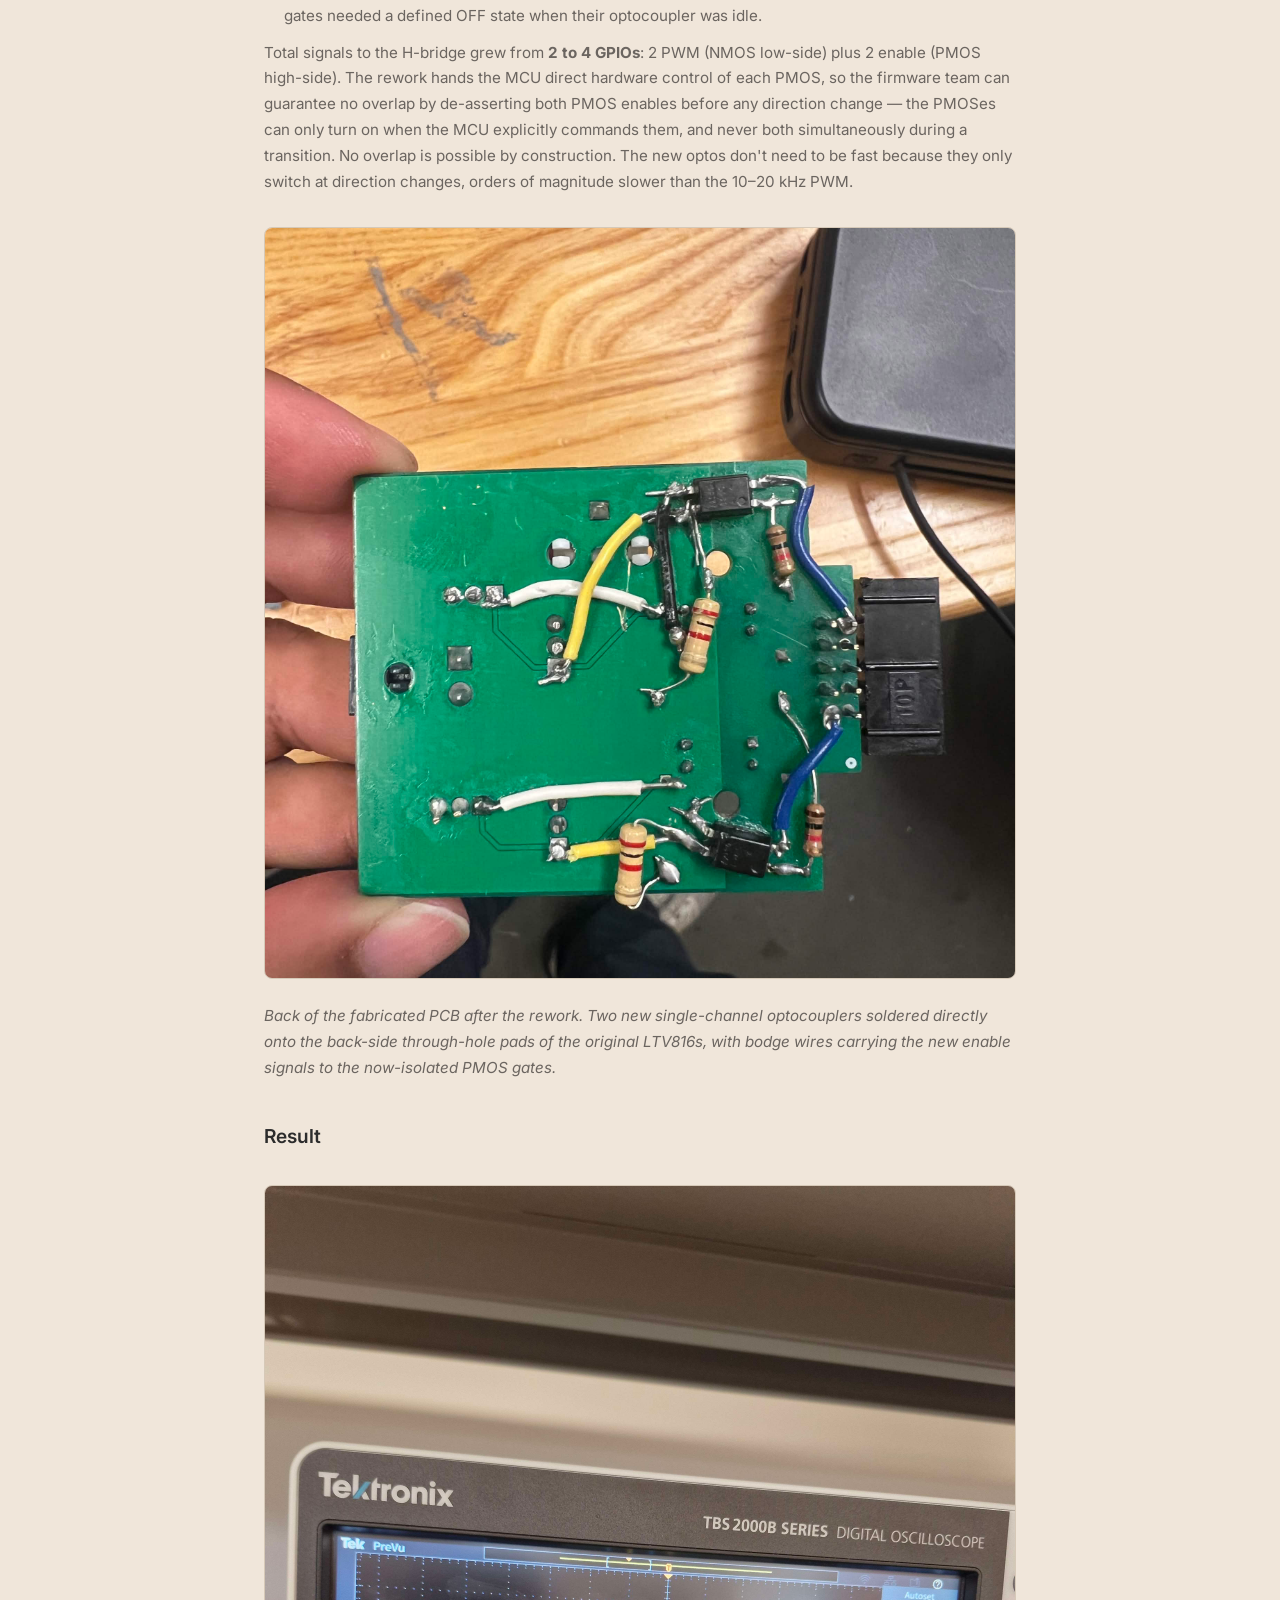
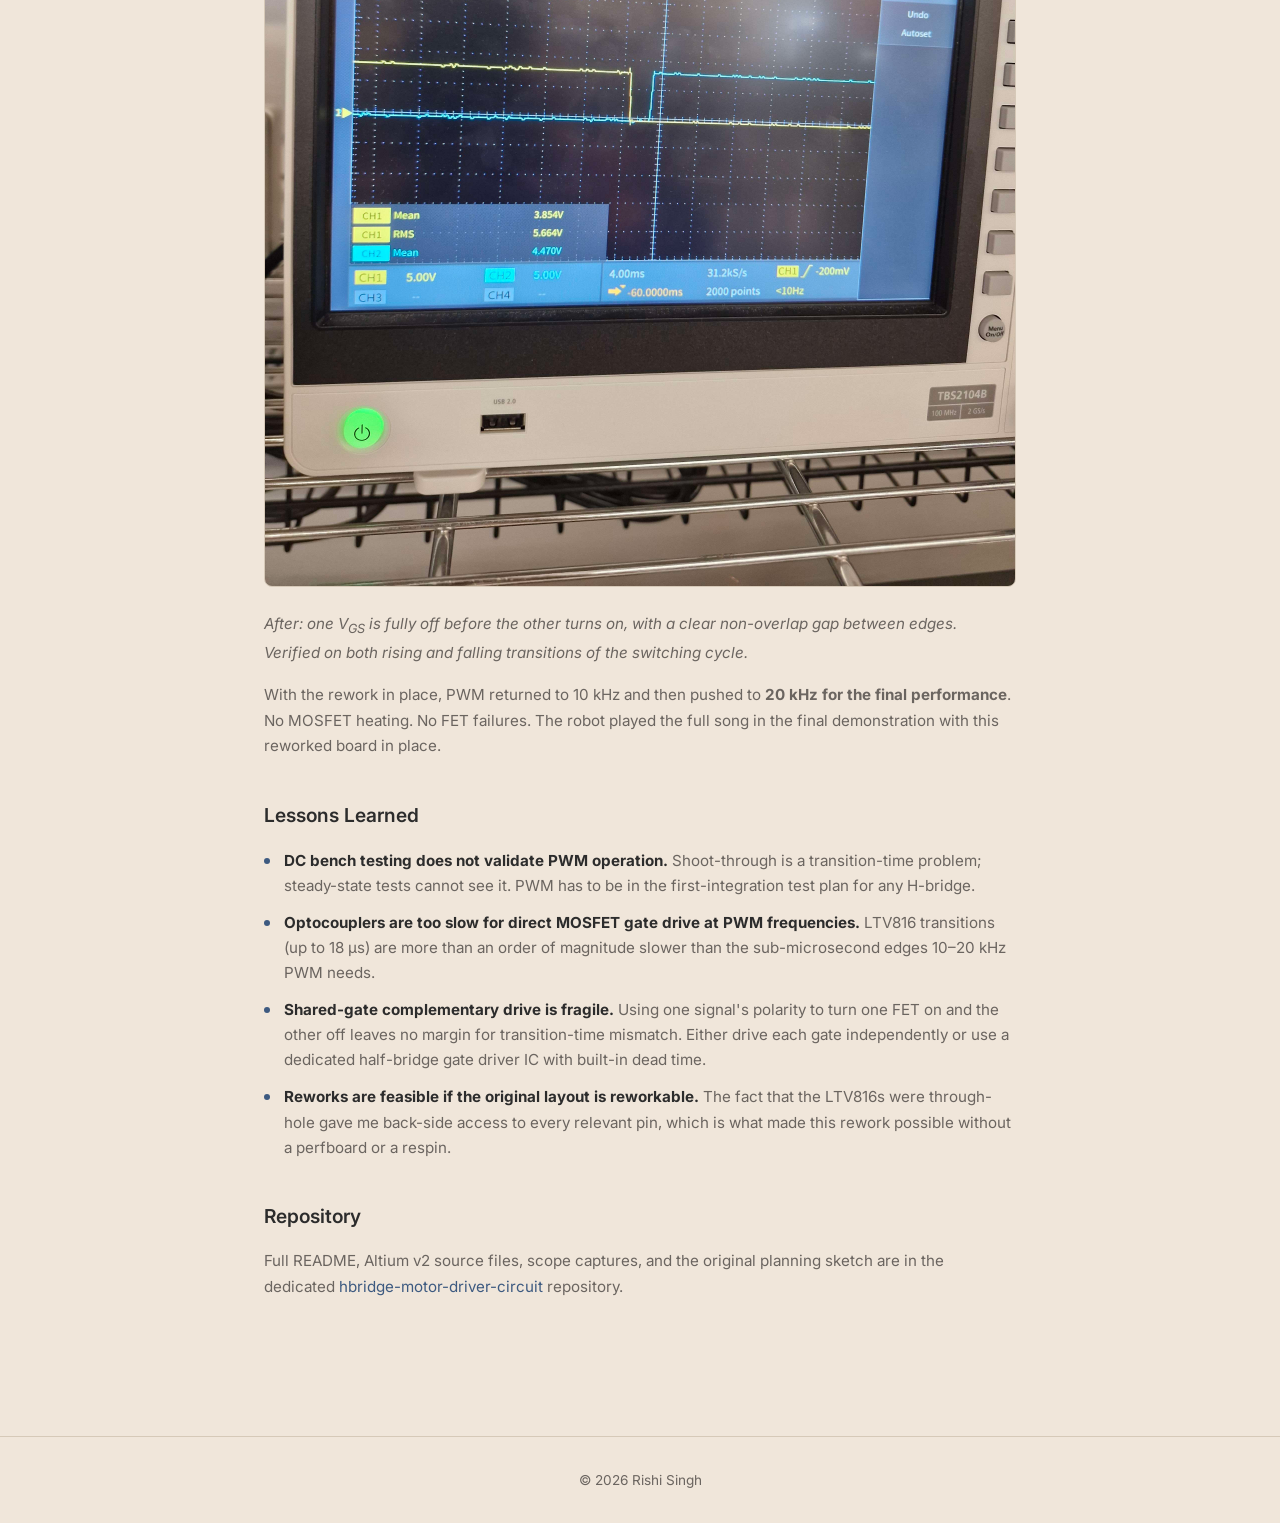
<file: projects/hbridge.html>
<!DOCTYPE html>
<html lang="en">
<head>
  <meta charset="UTF-8">
  <meta name="viewport" content="width=device-width, initial-scale=1.0">
  <title>H-Bridge Motor Driver &mdash; Shoot-Through Rework &mdash; Rishi Singh</title>
  <link rel="preconnect" href="https://fonts.googleapis.com">
  <link rel="preconnect" href="https://fonts.gstatic.com" crossorigin>
  <link href="https://fonts.googleapis.com/css2?family=Inter:wght@400;500;600;700&display=swap" rel="stylesheet">
  <link rel="stylesheet" href="../style.css">
</head>
<body>

  <!-- Navigation -->
  <nav class="nav" id="nav">
    <div class="nav-inner">
      <a href="../index.html#hero" class="nav-logo">RS</a>
      <button class="nav-toggle" id="nav-toggle" aria-label="Toggle navigation">
        <span></span>
        <span></span>
        <span></span>
      </button>
      <ul class="nav-links" id="nav-links">
        <li><a href="../index.html#about">About</a></li>
        <li><a href="../index.html#experience">Experience</a></li>
        <li><a href="../index.html#projects">Projects</a></li>
        <li><a href="../index.html#skills">Skills</a></li>
        <li><a href="../index.html#education">Education</a></li>
        <li><a href="../index.html#contact">Contact</a></li>
      </ul>
    </div>
  </nav>

  <main class="project-detail">
    <div class="container">

      <a href="../index.html#projects" class="back-link">&larr; Back to Projects</a>

      <div class="project-detail-header">
        <h1>H-Bridge Motor Driver &mdash; Shoot-Through Rework</h1>
        <div class="project-tags">
          <span class="tag">Altium Designer</span>
          <span class="tag">Power Electronics</span>
          <span class="tag">MOSFET</span>
          <span class="tag">Debug</span>
          <span class="tag">Oscilloscope</span>
        </div>
        <p class="project-detail-summary">Discrete optocoupler-isolated H-bridge daughter board for the Robo Maestro piano-playing robot (ELEC 391). Drives a 324:1 geared DC motor at 12&ndash;16V / 8.5A stall, commanded by PID control from an STM32F446. After fabrication the board failed under PWM due to shoot-through; I diagnosed the failure with a scope, implemented a post-fabrication hardware rework on the populated PCB, and ran the final demo at 20 kHz PWM with no thermal issues.</p>
      </div>

      <section class="project-detail-section">
        <h2>Context</h2>
        <p>The H-bridge sits in the motor driver slot of the <a href="piano-robot.html">piano robot motherboard stack</a>, driving lateral keyboard positioning under PID control from the STM32F446. The original schematic used one LTV816 optocoupler per leg driving a complementary PMOS (SUP70101EL-GE3) / NMOS (IRLB3813PBF) pair through a shared gate node &mdash; a classic naturally-complementary layout with one signal per leg.</p>
      </section>

      <section class="project-detail-section">
        <h2>The Failure</h2>
        <p>Bench testing with a DC power supply passed cleanly. The first PWM integration test at 10 kHz heated the H-bridge MOSFETs to the point of failure within seconds. One leg died on the first run.</p>
        <p>To figure out why, I probed V<sub>GS</sub> on both FETs of one half-bridge leg with a Tektronix TBS2000B oscilloscope:</p>
        <ul class="highlight-list">
          <li><strong>Low-side (N-channel)</strong> &mdash; scope probe directly on the NMOS gate, source tied to GND.</li>
          <li><strong>High-side (P-channel)</strong> &mdash; scope math channel <code>CH1 &minus; CH2</code>, with CH1 on the PMOS gate and CH2 on the PMOS source (HV+).</li>
        </ul>
        <img src="../images/piano-hbridge-before.jpg" alt="Scope capture before the rework showing the two VGS traces crossing through the linear region together on each PWM edge" loading="lazy" class="project-detail-img">
        <p><em>Before: both V<sub>GS</sub> traces transition at the same instant and cross through the mid-rail together. The X-shaped crossover region is the shoot-through window where both FETs are partially on and a low-resistance path exists from HV+ to GND. Repeats on every PWM edge.</em></p>
      </section>

      <section class="project-detail-section">
        <h2>Root Cause</h2>
        <p>The shared-gate complementary drive topology gives no margin for transition-time mismatch. Combined with the slow optocoupler and gate-capacitance math, every PWM edge forced both FETs through their linear region simultaneously:</p>
        <ul class="highlight-list">
          <li><strong>LTV816 transition time</strong> &mdash; up to 18 &micro;s per the Lite-On datasheet. The phototransistor output can't slew faster than that regardless of what's driving it.</li>
          <li><strong>Gate pull-up RC</strong> &mdash; 10k to HV+ charging the shared-gate node. The node carries both the PMOS gate (SUP70101EL-GE3, C<sub>iss</sub> = 7 nF) and the NMOS gate (IRLB3813PBF, C<sub>iss</sub> = 8.4 nF), for ~15 nF total. RC &asymp; 150 &micro;s, which is longer than the entire 100 &micro;s PWM period at 10 kHz.</li>
          <li><strong>Event rate</strong> &mdash; at 10 kHz PWM that's ~20,000 shoot-through events per second. Cumulative heating destroys the FETs within seconds.</li>
        </ul>
        <p>DC testing missed all of this because a steady DC command only transitions once per direction change. One brief shoot-through pulse per direction change dissipates negligible energy &mdash; the FETs absorb it easily. <strong>Shoot-through is a transition-time problem; steady-state bench testing cannot see it.</strong></p>
        <p>As a stopgap to keep the board alive while probing and planning the fix, I dropped PWM to 2 kHz &mdash; cut the event rate 5x and bought enough thermal headroom to work on the board without frying more parts.</p>
      </section>

      <section class="project-detail-section">
        <h2>The Constraint</h2>
        <p>PCBs were already fabricated and populated. The fix had to be a bodge on the existing board, not a respin.</p>
      </section>

      <section class="project-detail-section">
        <h2>The Rework: Hardware PMOS Enable</h2>
        <p>Instead of reshaping gate transitions with asymmetric RC networks (my first proposal), I decoupled the PMOS gates from the PWM signal path entirely and gave the MCU direct on/off control of each PMOS through a second set of optocouplers:</p>
        <ol class="highlight-list">
          <li><strong>Cut the 4 PMOS gate traces</strong> &mdash; separate each PMOS gate from its shared leg signal.</li>
          <li><strong>Add 2 new STM32 GPIOs</strong> as PMOS enable lines, one per half-bridge leg.</li>
          <li><strong>Add 2 new single-channel optocouplers</strong> driven by the new GPIOs. Because the original LTV816s were through-hole, I tapped directly into their back-side pads on the existing PCB &mdash; no perfboard, no extra daughter board.</li>
          <li><strong>Add pull-down resistors on the NMOS gates</strong> &mdash; with the shared-gate structure broken, the NMOS gates needed a defined OFF state when their optocoupler was idle.</li>
        </ol>
        <p>Total signals to the H-bridge grew from <strong>2 to 4 GPIOs</strong>: 2 PWM (NMOS low-side) plus 2 enable (PMOS high-side). The rework hands the MCU direct hardware control of each PMOS, so the firmware team can guarantee no overlap by de-asserting both PMOS enables before any direction change &mdash; the PMOSes can only turn on when the MCU explicitly commands them, and never both simultaneously during a transition. No overlap is possible by construction. The new optos don't need to be fast because they only switch at direction changes, orders of magnitude slower than the 10&ndash;20 kHz PWM.</p>
        <img src="../images/hbridge-rework-board.jpg" alt="Back of the H-bridge PCB with the two new optocouplers and bodge wires soldered in place" loading="lazy" class="project-detail-img">
        <p><em>Back of the fabricated PCB after the rework. Two new single-channel optocouplers soldered directly onto the back-side through-hole pads of the original LTV816s, with bodge wires carrying the new enable signals to the now-isolated PMOS gates.</em></p>
      </section>

      <section class="project-detail-section">
        <h2>Result</h2>
        <img src="../images/piano-hbridge-after.jpg" alt="Scope capture after the rework showing one VGS fully off before the other turns on" loading="lazy" class="project-detail-img">
        <p><em>After: one V<sub>GS</sub> is fully off before the other turns on, with a clear non-overlap gap between edges. Verified on both rising and falling transitions of the switching cycle.</em></p>
        <p>With the rework in place, PWM returned to 10 kHz and then pushed to <strong>20 kHz for the final performance</strong>. No MOSFET heating. No FET failures. The robot played the full song in the final demonstration with this reworked board in place.</p>
      </section>

      <section class="project-detail-section">
        <h2>Lessons Learned</h2>
        <ul class="highlight-list">
          <li><strong>DC bench testing does not validate PWM operation.</strong> Shoot-through is a transition-time problem; steady-state tests cannot see it. PWM has to be in the first-integration test plan for any H-bridge.</li>
          <li><strong>Optocouplers are too slow for direct MOSFET gate drive at PWM frequencies.</strong> LTV816 transitions (up to 18 &micro;s) are more than an order of magnitude slower than the sub-microsecond edges 10&ndash;20 kHz PWM needs.</li>
          <li><strong>Shared-gate complementary drive is fragile.</strong> Using one signal's polarity to turn one FET on and the other off leaves no margin for transition-time mismatch. Either drive each gate independently or use a dedicated half-bridge gate driver IC with built-in dead time.</li>
          <li><strong>Reworks are feasible if the original layout is reworkable.</strong> The fact that the LTV816s were through-hole gave me back-side access to every relevant pin, which is what made this rework possible without a perfboard or a respin.</li>
        </ul>
      </section>

      <section class="project-detail-section">
        <h2>Repository</h2>
        <p>Full README, Altium v2 source files, scope captures, and the original planning sketch are in the dedicated <a href="https://github.com/RishiSingh0/hbridge-motor-driver-circuit" target="_blank" rel="noopener">hbridge-motor-driver-circuit</a> repository.</p>
      </section>

    </div>
  </main>

  <footer class="footer">
    <div class="container">
      <p>&copy; 2026 Rishi Singh</p>
    </div>
  </footer>

  <script src="../script.js"></script>
</body>
</html>
</file>
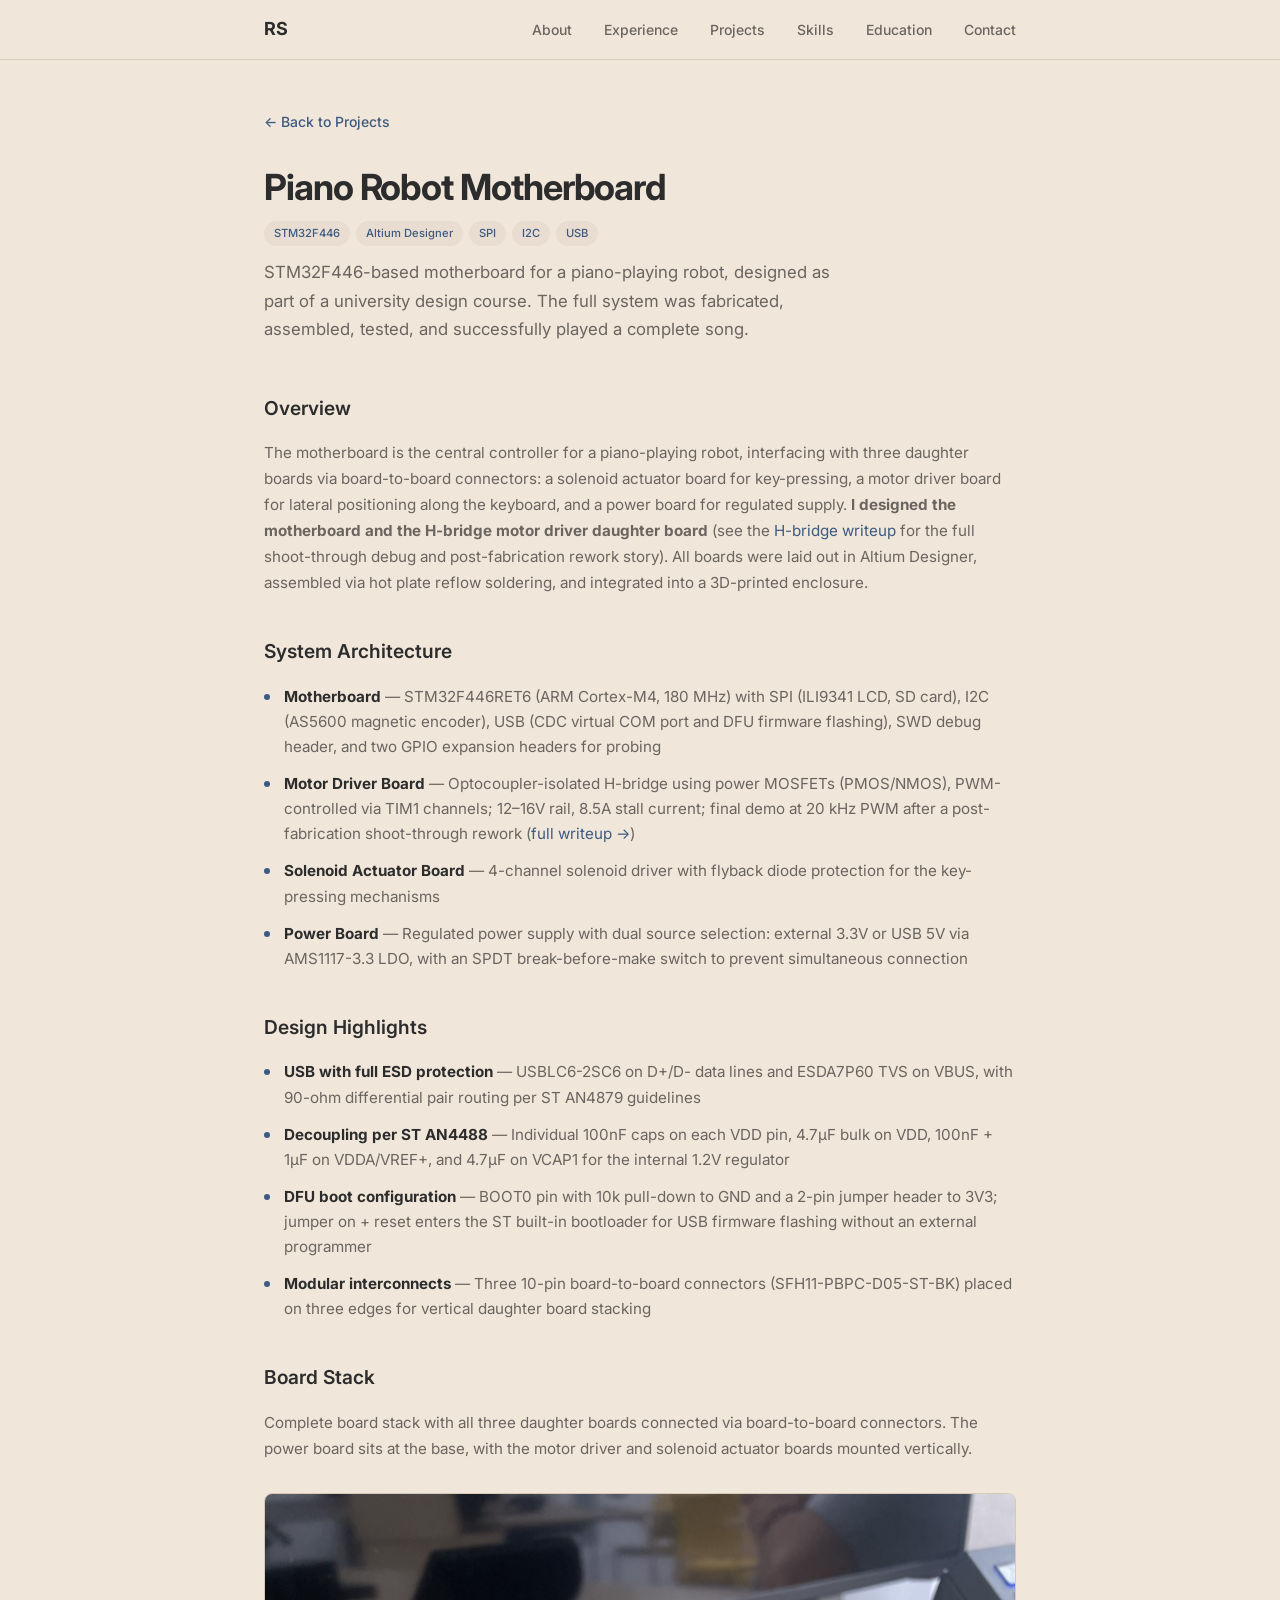
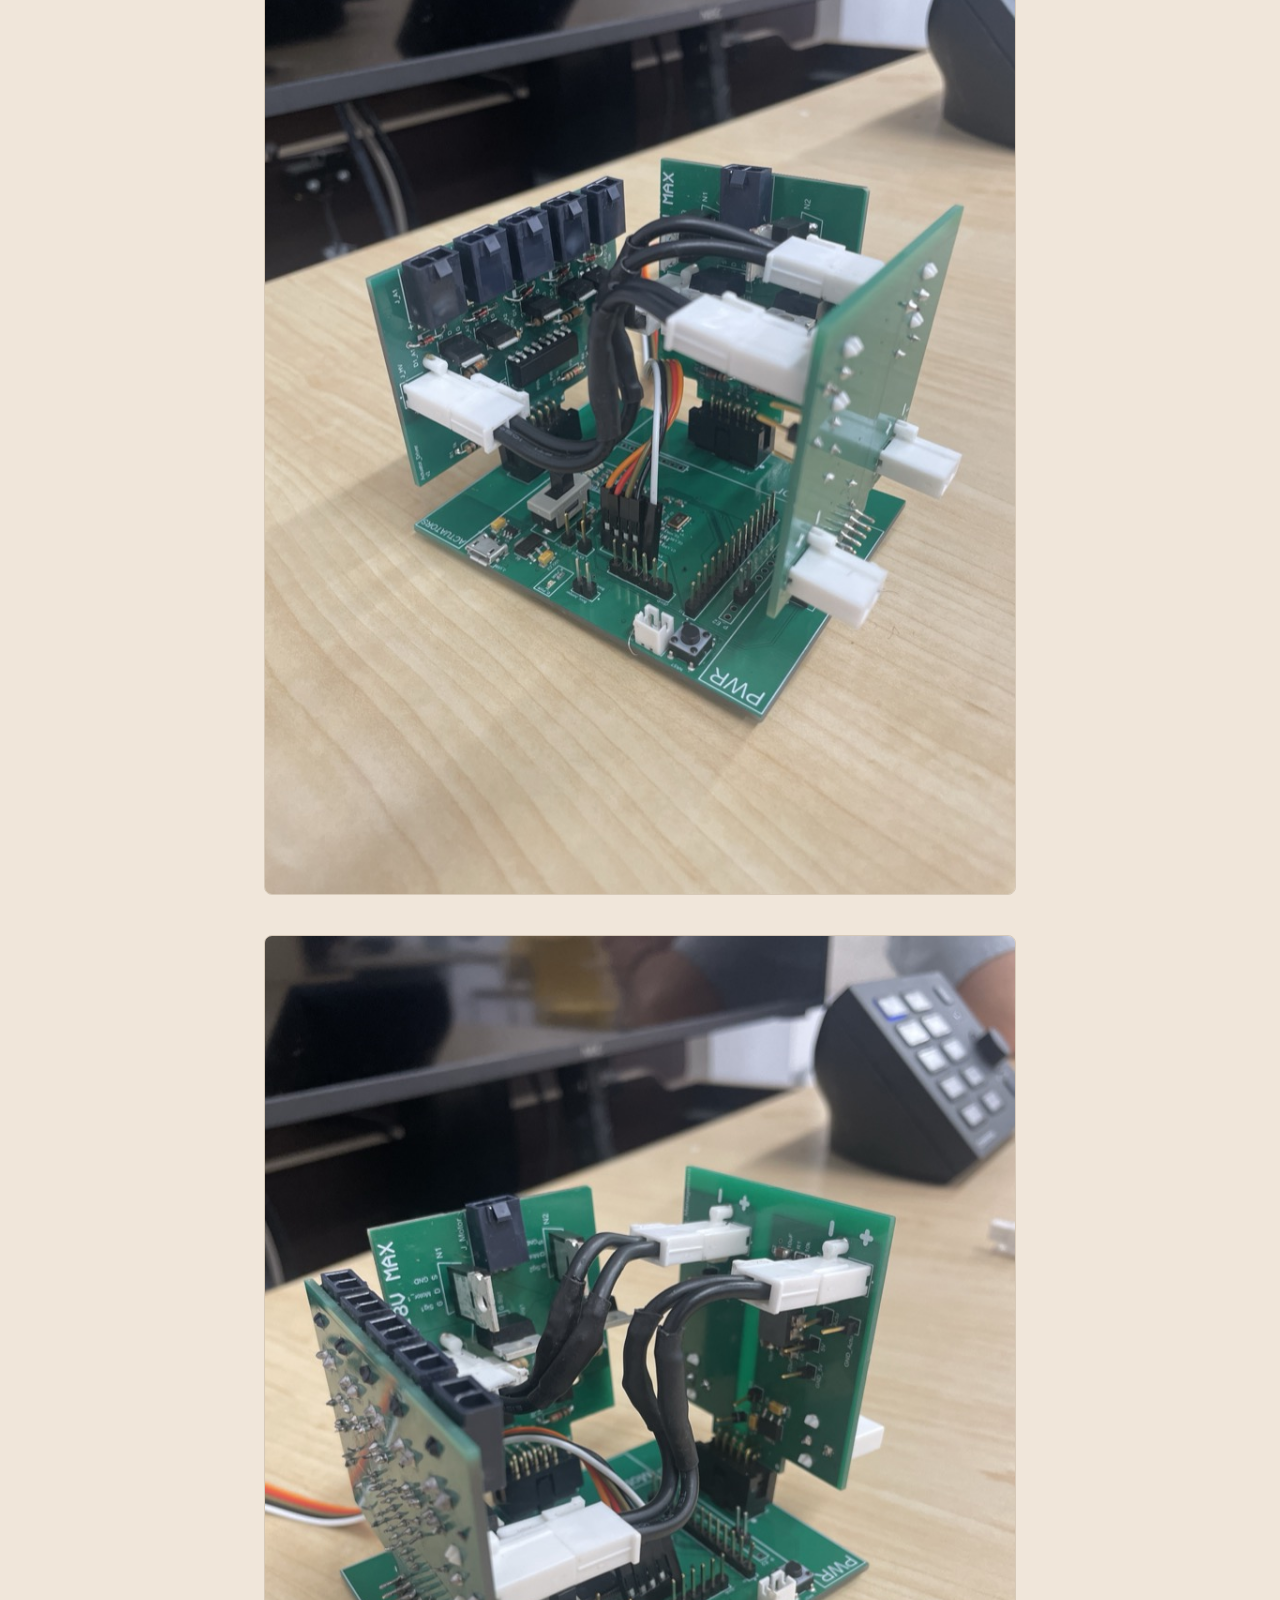
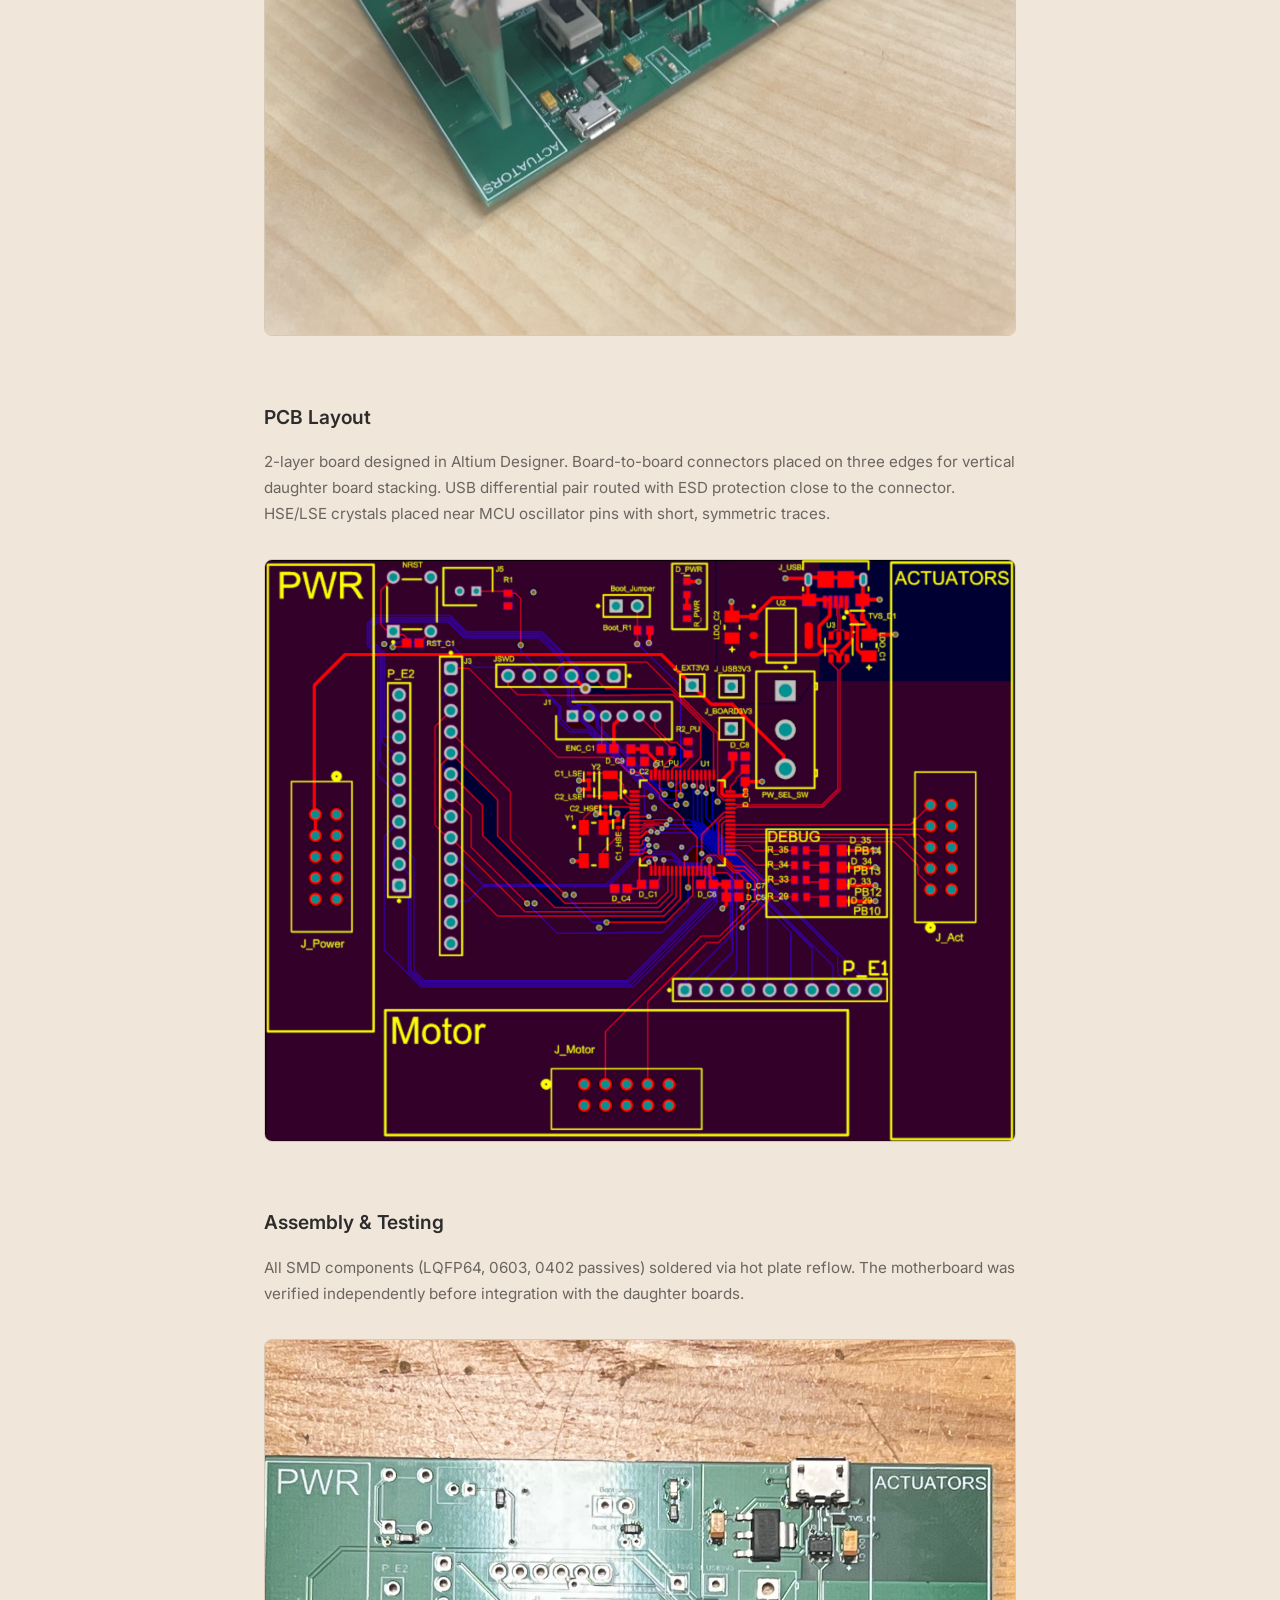
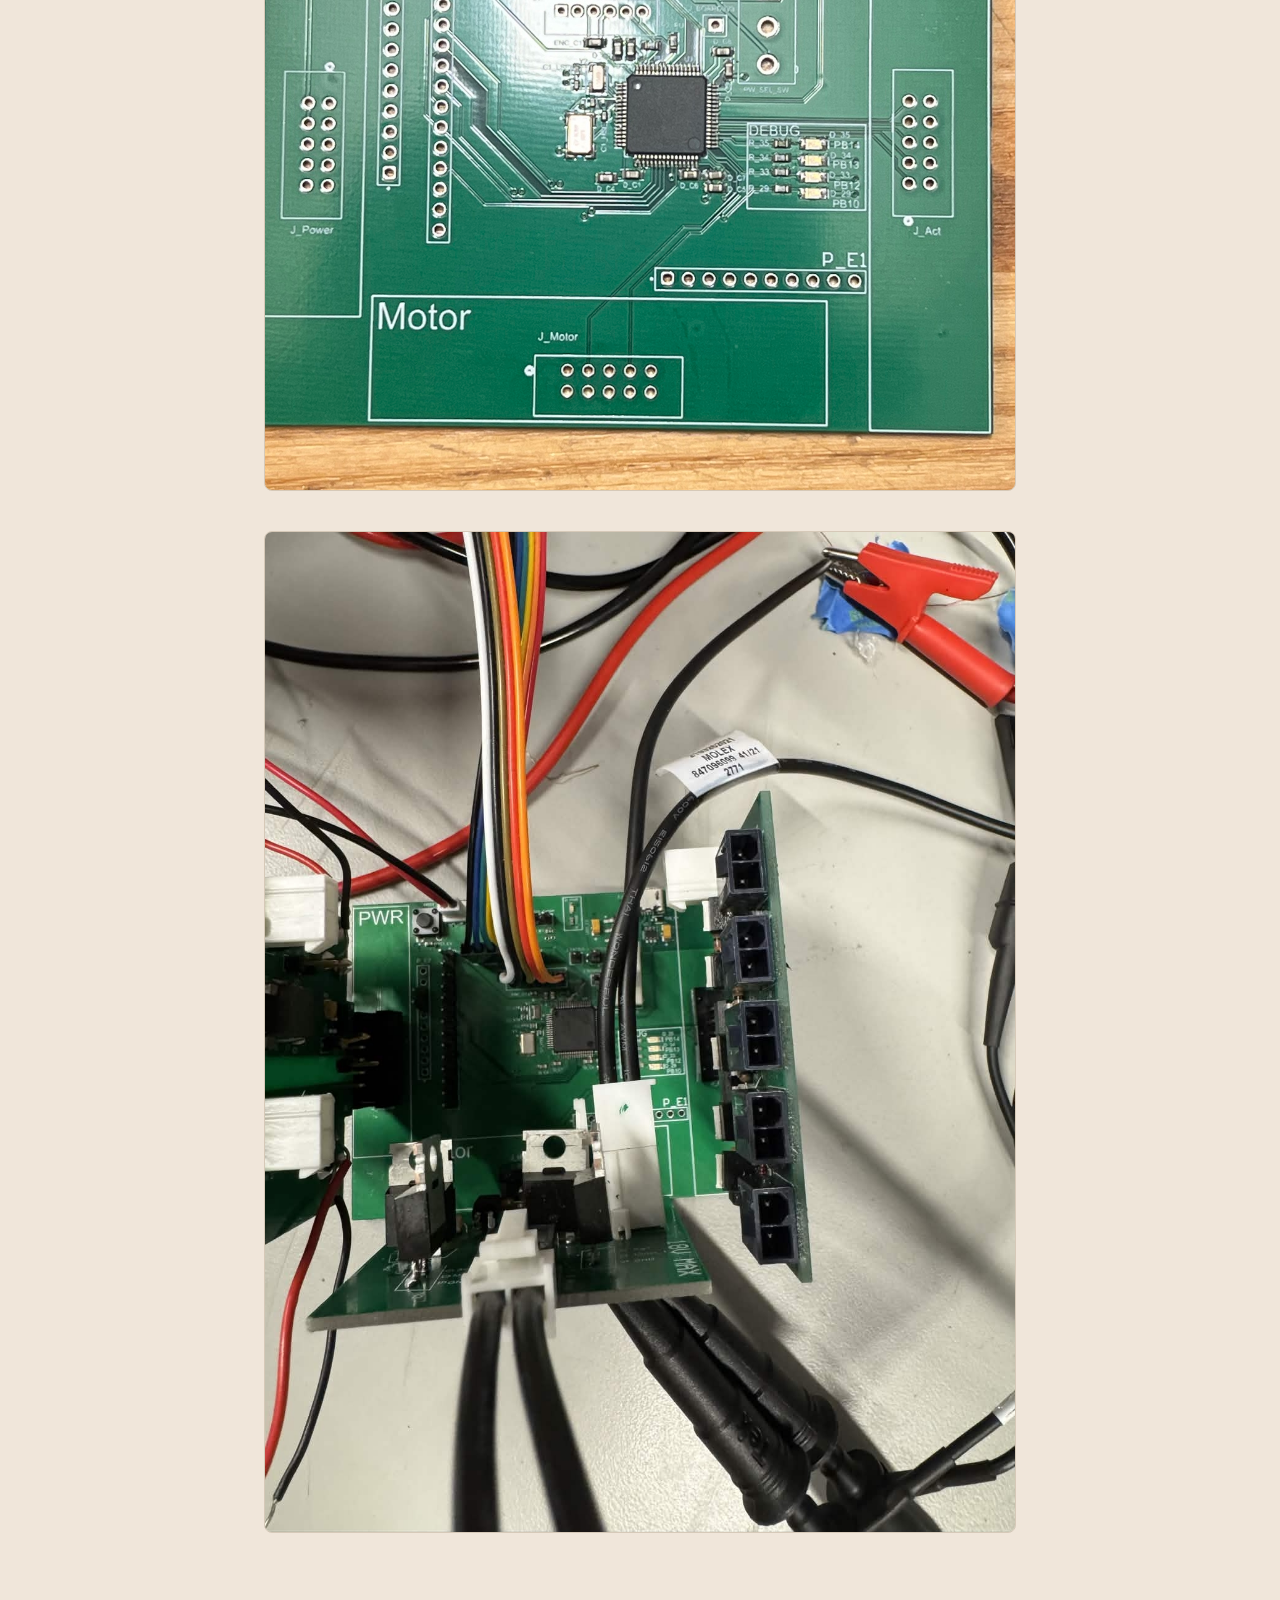
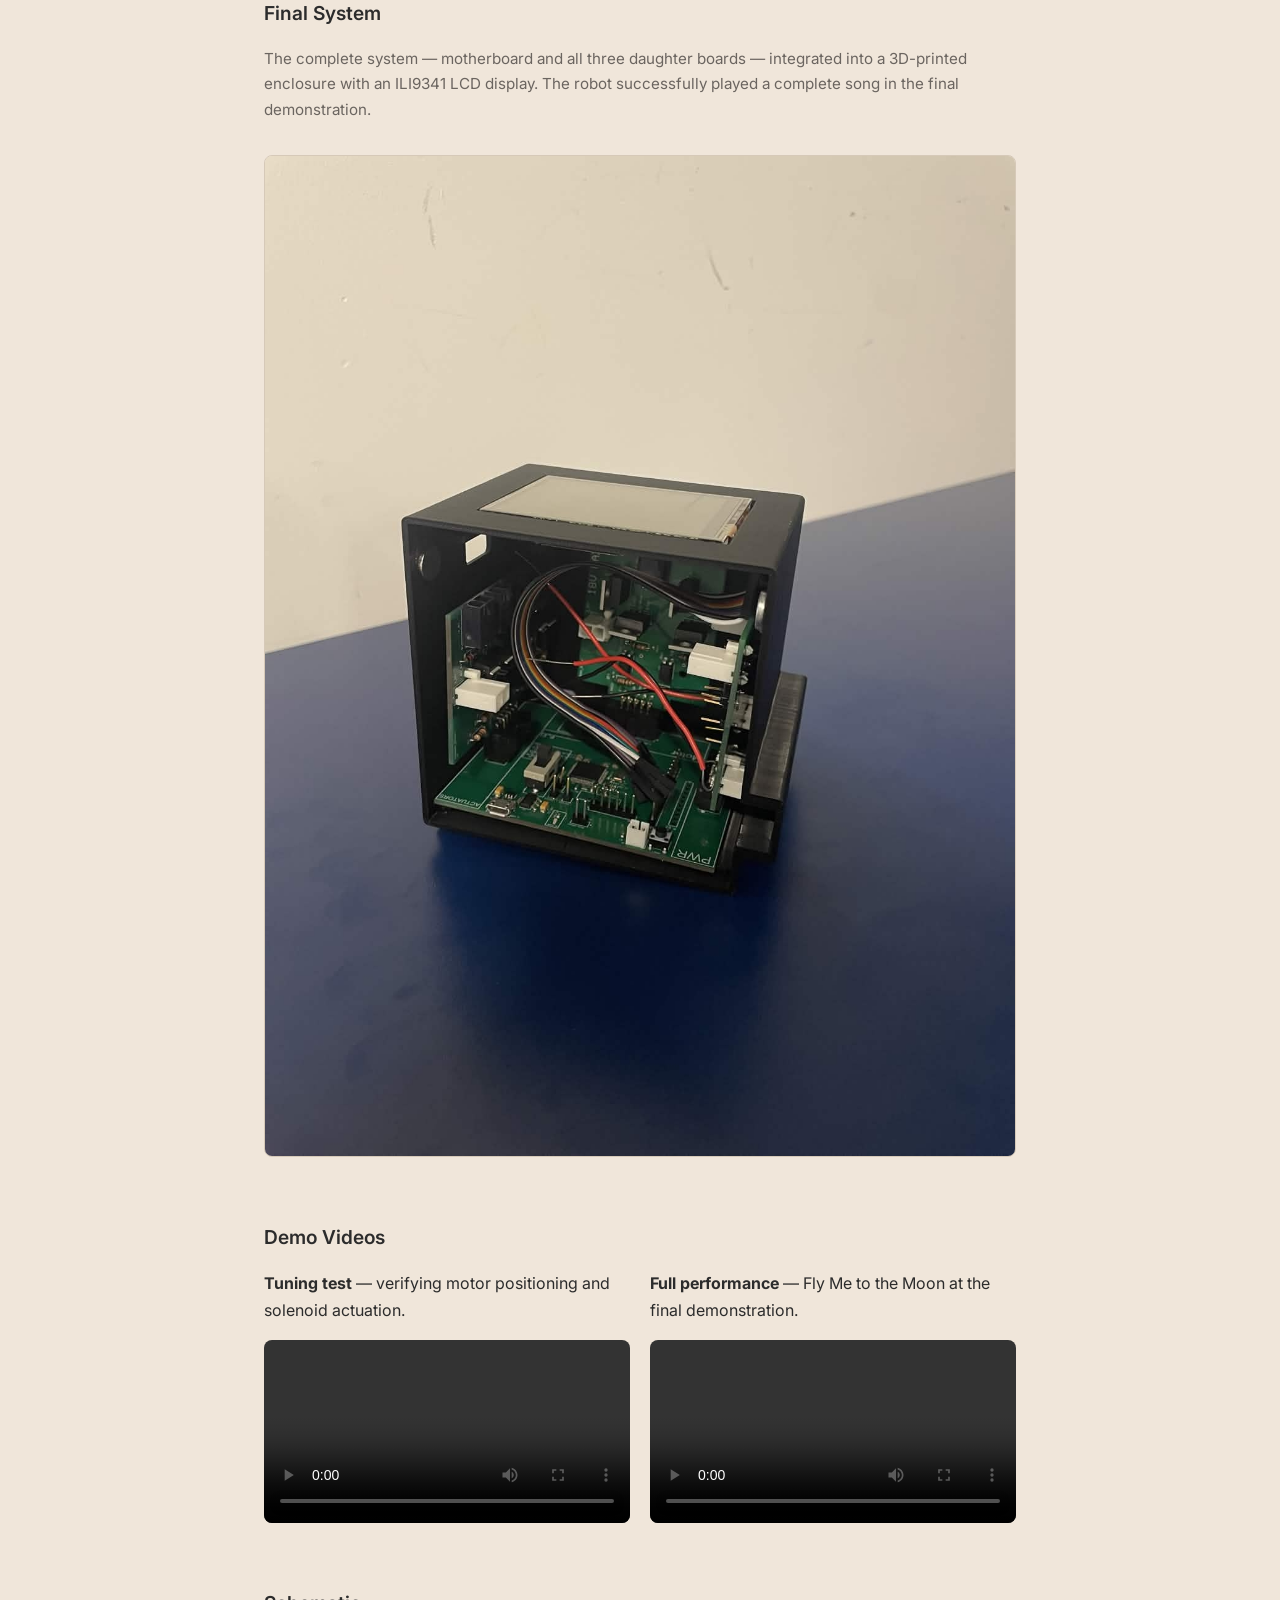
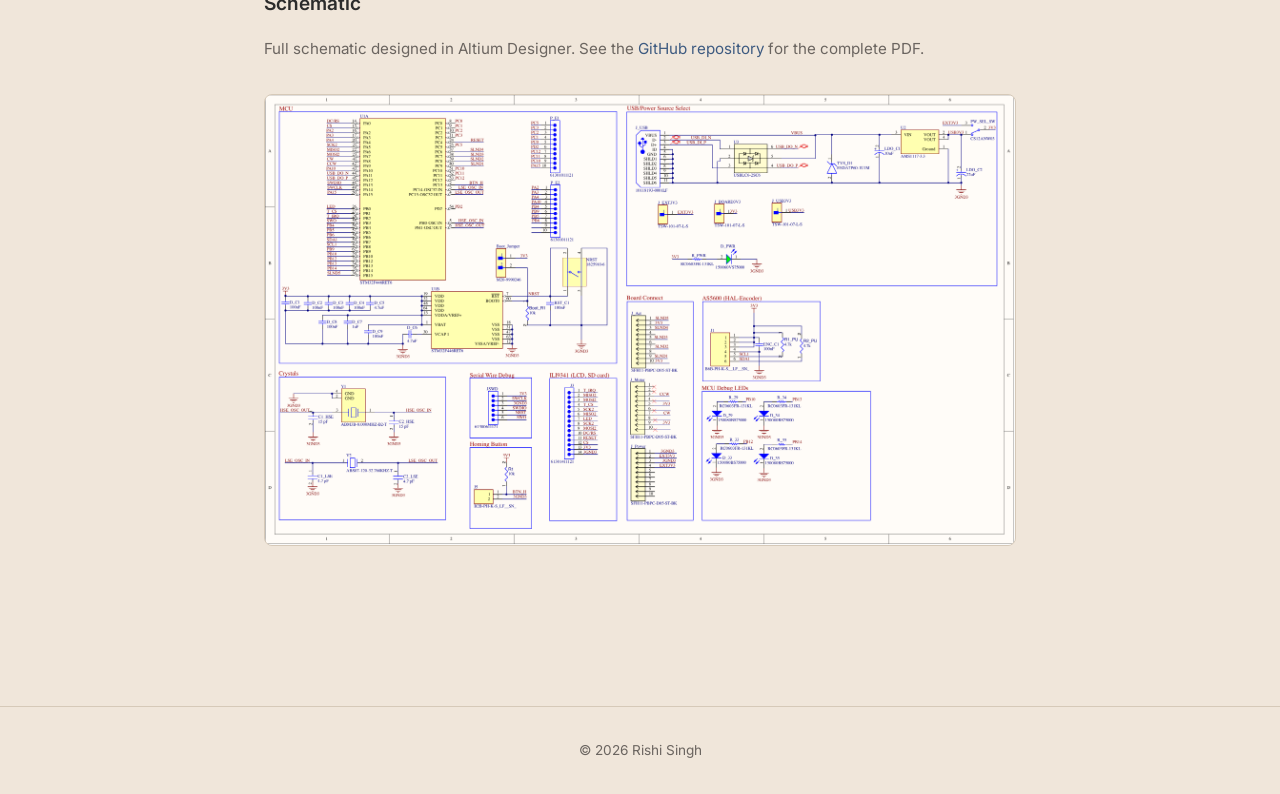
<file: projects/piano-robot.html>
<!DOCTYPE html>
<html lang="en">
<head>
  <meta charset="UTF-8">
  <meta name="viewport" content="width=device-width, initial-scale=1.0">
  <title>Piano Robot Motherboard — Rishi Singh</title>
  <link rel="preconnect" href="https://fonts.googleapis.com">
  <link rel="preconnect" href="https://fonts.gstatic.com" crossorigin>
  <link href="https://fonts.googleapis.com/css2?family=Inter:wght@400;500;600;700&display=swap" rel="stylesheet">
  <link rel="stylesheet" href="../style.css">
</head>
<body>

  <!-- Navigation -->
  <nav class="nav" id="nav">
    <div class="nav-inner">
      <a href="../index.html#hero" class="nav-logo">RS</a>
      <button class="nav-toggle" id="nav-toggle" aria-label="Toggle navigation">
        <span></span>
        <span></span>
        <span></span>
      </button>
      <ul class="nav-links" id="nav-links">
        <li><a href="../index.html#about">About</a></li>
        <li><a href="../index.html#experience">Experience</a></li>
        <li><a href="../index.html#projects">Projects</a></li>
        <li><a href="../index.html#skills">Skills</a></li>
        <li><a href="../index.html#education">Education</a></li>
        <li><a href="../index.html#contact">Contact</a></li>
      </ul>
    </div>
  </nav>

  <main class="project-detail">
    <div class="container">

      <a href="../index.html#projects" class="back-link">&larr; Back to Projects</a>

      <div class="project-detail-header">
        <h1>Piano Robot Motherboard</h1>
        <div class="project-tags">
          <span class="tag">STM32F446</span>
          <span class="tag">Altium Designer</span>
          <span class="tag">SPI</span>
          <span class="tag">I2C</span>
          <span class="tag">USB</span>
        </div>
        <p class="project-detail-summary">STM32F446-based motherboard for a piano-playing robot, designed as part of a university design course. The full system was fabricated, assembled, tested, and successfully played a complete song.</p>
      </div>

      <section class="project-detail-section">
        <h2>Overview</h2>
        <p>The motherboard is the central controller for a piano-playing robot, interfacing with three daughter boards via board-to-board connectors: a solenoid actuator board for key-pressing, a motor driver board for lateral positioning along the keyboard, and a power board for regulated supply. <strong>I designed the motherboard and the H-bridge motor driver daughter board</strong> (see the <a href="hbridge.html">H-bridge writeup</a> for the full shoot-through debug and post-fabrication rework story). All boards were laid out in Altium Designer, assembled via hot plate reflow soldering, and integrated into a 3D-printed enclosure.</p>
      </section>

      <section class="project-detail-section">
        <h2>System Architecture</h2>
        <ul class="highlight-list">
          <li><strong>Motherboard</strong> &mdash; STM32F446RET6 (ARM Cortex-M4, 180 MHz) with SPI (ILI9341 LCD, SD card), I2C (AS5600 magnetic encoder), USB (CDC virtual COM port and DFU firmware flashing), SWD debug header, and two GPIO expansion headers for probing</li>
          <li><strong>Motor Driver Board</strong> &mdash; Optocoupler-isolated H-bridge using power MOSFETs (PMOS/NMOS), PWM-controlled via TIM1 channels; 12&ndash;16V rail, 8.5A stall current; final demo at 20 kHz PWM after a post-fabrication shoot-through rework (<a href="hbridge.html">full writeup &rarr;</a>)</li>
          <li><strong>Solenoid Actuator Board</strong> &mdash; 4-channel solenoid driver with flyback diode protection for the key-pressing mechanisms</li>
          <li><strong>Power Board</strong> &mdash; Regulated power supply with dual source selection: external 3.3V or USB 5V via AMS1117-3.3 LDO, with an SPDT break-before-make switch to prevent simultaneous connection</li>
        </ul>
      </section>

      <section class="project-detail-section">
        <h2>Design Highlights</h2>
        <ul class="highlight-list">
          <li><strong>USB with full ESD protection</strong> &mdash; USBLC6-2SC6 on D+/D- data lines and ESDA7P60 TVS on VBUS, with 90-ohm differential pair routing per ST AN4879 guidelines</li>
          <li><strong>Decoupling per ST AN4488</strong> &mdash; Individual 100nF caps on each VDD pin, 4.7&mu;F bulk on VDD, 100nF + 1&mu;F on VDDA/VREF+, and 4.7&mu;F on VCAP1 for the internal 1.2V regulator</li>
          <li><strong>DFU boot configuration</strong> &mdash; BOOT0 pin with 10k pull-down to GND and a 2-pin jumper header to 3V3; jumper on + reset enters the ST built-in bootloader for USB firmware flashing without an external programmer</li>
          <li><strong>Modular interconnects</strong> &mdash; Three 10-pin board-to-board connectors (SFH11-PBPC-D05-ST-BK) placed on three edges for vertical daughter board stacking</li>
        </ul>
      </section>

      <section class="project-detail-section">
        <h2>Board Stack</h2>
        <p>Complete board stack with all three daughter boards connected via board-to-board connectors. The power board sits at the base, with the motor driver and solenoid actuator boards mounted vertically.</p>
        <img src="../images/piano-circuit1.jpg" alt="Board stack showing all four PCBs connected" loading="lazy" class="project-detail-img">
        <img src="../images/piano-circuit2.jpg" alt="Board stack from alternate angle" loading="lazy" class="project-detail-img">
      </section>

      <section class="project-detail-section">
        <h2>PCB Layout</h2>
        <p>2-layer board designed in Altium Designer. Board-to-board connectors placed on three edges for vertical daughter board stacking. USB differential pair routed with ESD protection close to the connector. HSE/LSE crystals placed near MCU oscillator pins with short, symmetric traces.</p>
        <img src="../images/piano-pcb-layout.png" alt="PCB layout visualization" loading="lazy" class="project-detail-img">
      </section>

      <section class="project-detail-section">
        <h2>Assembly &amp; Testing</h2>
        <p>All SMD components (LQFP64, 0603, 0402 passives) soldered via hot plate reflow. The motherboard was verified independently before integration with the daughter boards.</p>
        <img src="../images/piano-motherboard.jpg" alt="Motherboard after hot plate reflow soldering" loading="lazy" class="project-detail-img">
        <img src="../images/piano-pluggedin.jpg" alt="Motherboard during testing with power connected" loading="lazy" class="project-detail-img">
      </section>

      <section class="project-detail-section">
        <h2>Final System</h2>
        <p>The complete system &mdash; motherboard and all three daughter boards &mdash; integrated into a 3D-printed enclosure with an ILI9341 LCD display. The robot successfully played a complete song in the final demonstration.</p>
        <img src="../images/piano-system.jpg" alt="Final system in 3D-printed enclosure with LCD" loading="lazy" class="project-detail-img">
      </section>

      <section class="project-detail-section">
        <h2>Demo Videos</h2>
        <div style="display: flex; gap: 20px; flex-wrap: wrap;">
          <div style="flex: 1 1 320px; min-width: 0;">
            <p><strong>Tuning test</strong> &mdash; verifying motor positioning and solenoid actuation.</p>
            <video controls playsinline class="project-detail-img" style="border: none; width: 100%;">
              <source src="../images/piano-tuning-demo.mp4" type="video/mp4">
              Your browser does not support the video tag.
            </video>
          </div>
          <div style="flex: 1 1 320px; min-width: 0;">
            <p><strong>Full performance</strong> &mdash; Fly Me to the Moon at the final demonstration.</p>
            <video controls playsinline class="project-detail-img" style="border: none; width: 100%;">
              <source src="../images/piano-full-performance.mp4" type="video/mp4">
              Your browser does not support the video tag.
            </video>
          </div>
        </div>
      </section>

      <section class="project-detail-section">
        <h2>Schematic</h2>
        <p>Full schematic designed in Altium Designer. See the <a href="https://github.com/RishiSingh0/piano-robot-motherboard" target="_blank" rel="noopener">GitHub repository</a> for the complete PDF.</p>
        <img src="../images/piano-schematic.png" alt="Motherboard schematic" loading="lazy" class="project-detail-img">
      </section>

    </div>
  </main>

  <footer class="footer">
    <div class="container">
      <p>&copy; 2026 Rishi Singh</p>
    </div>
  </footer>

  <script src="../script.js"></script>
</body>
</html>
</file>
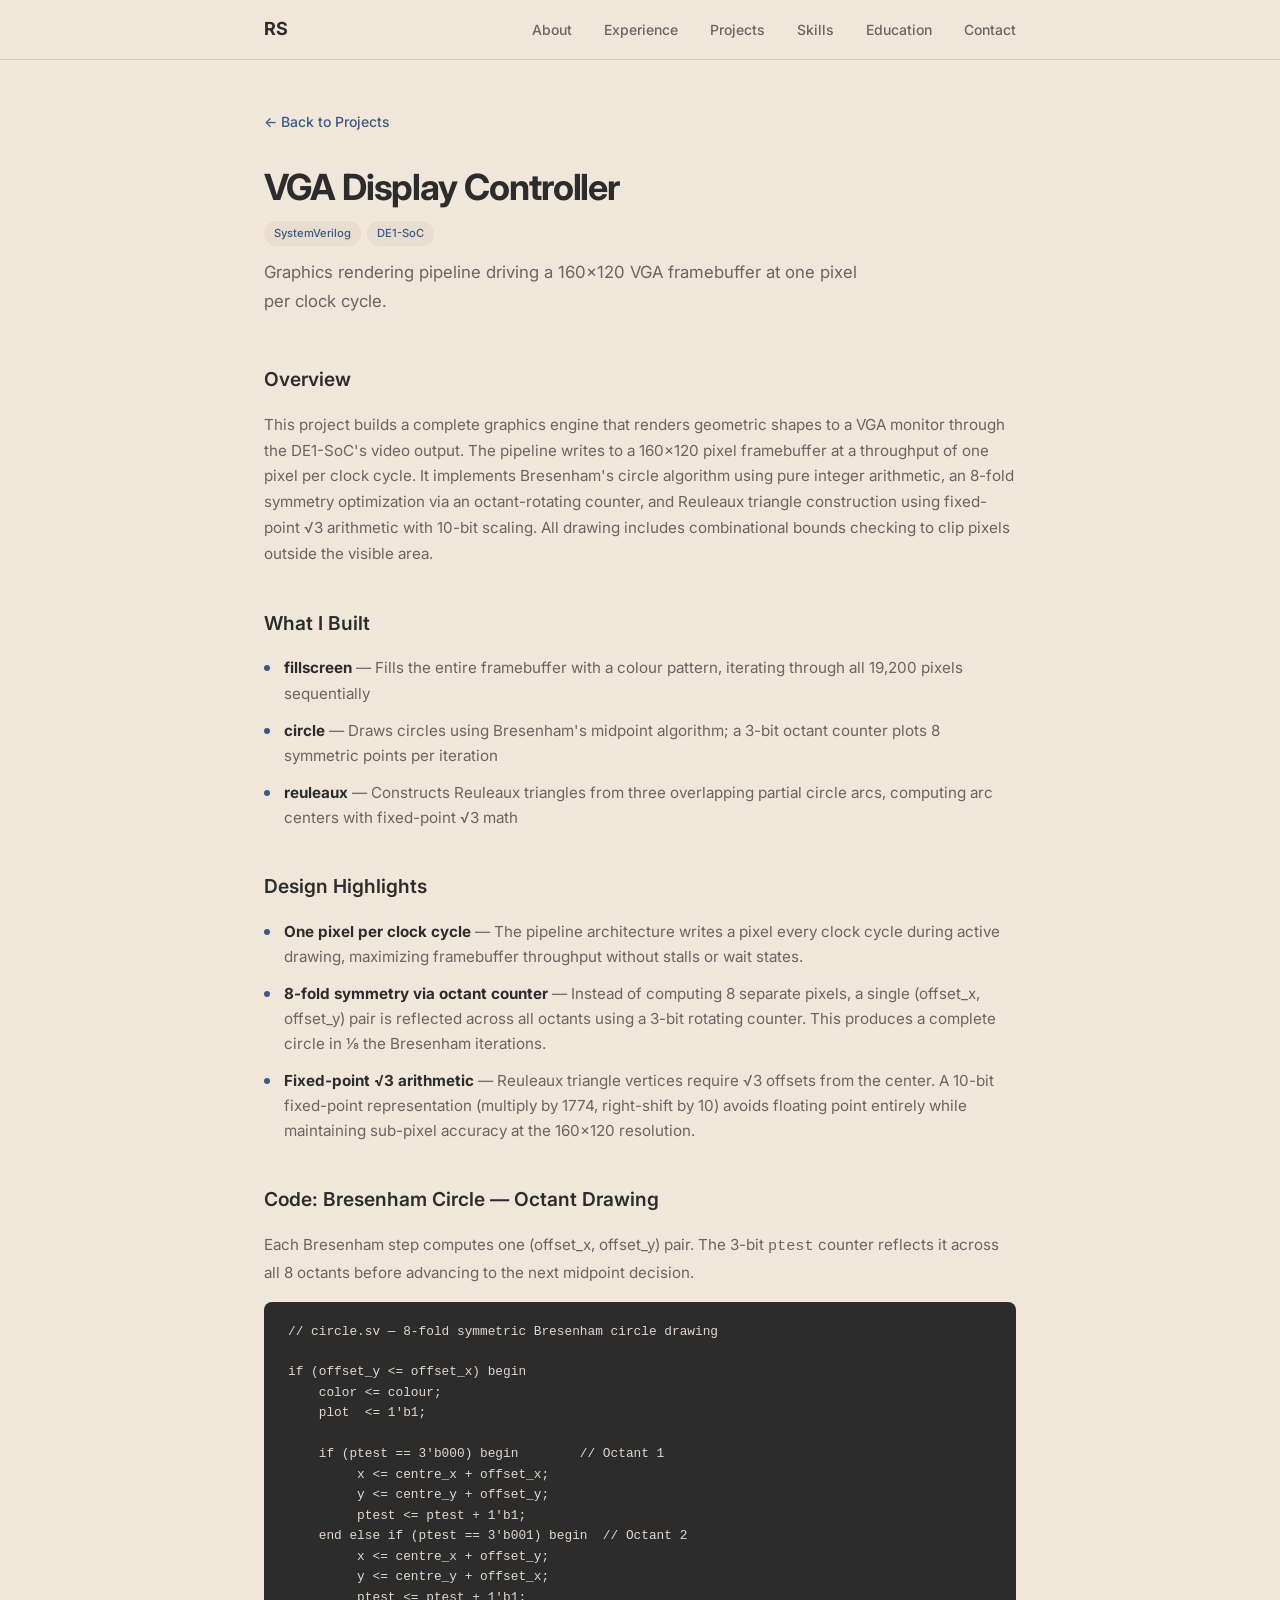
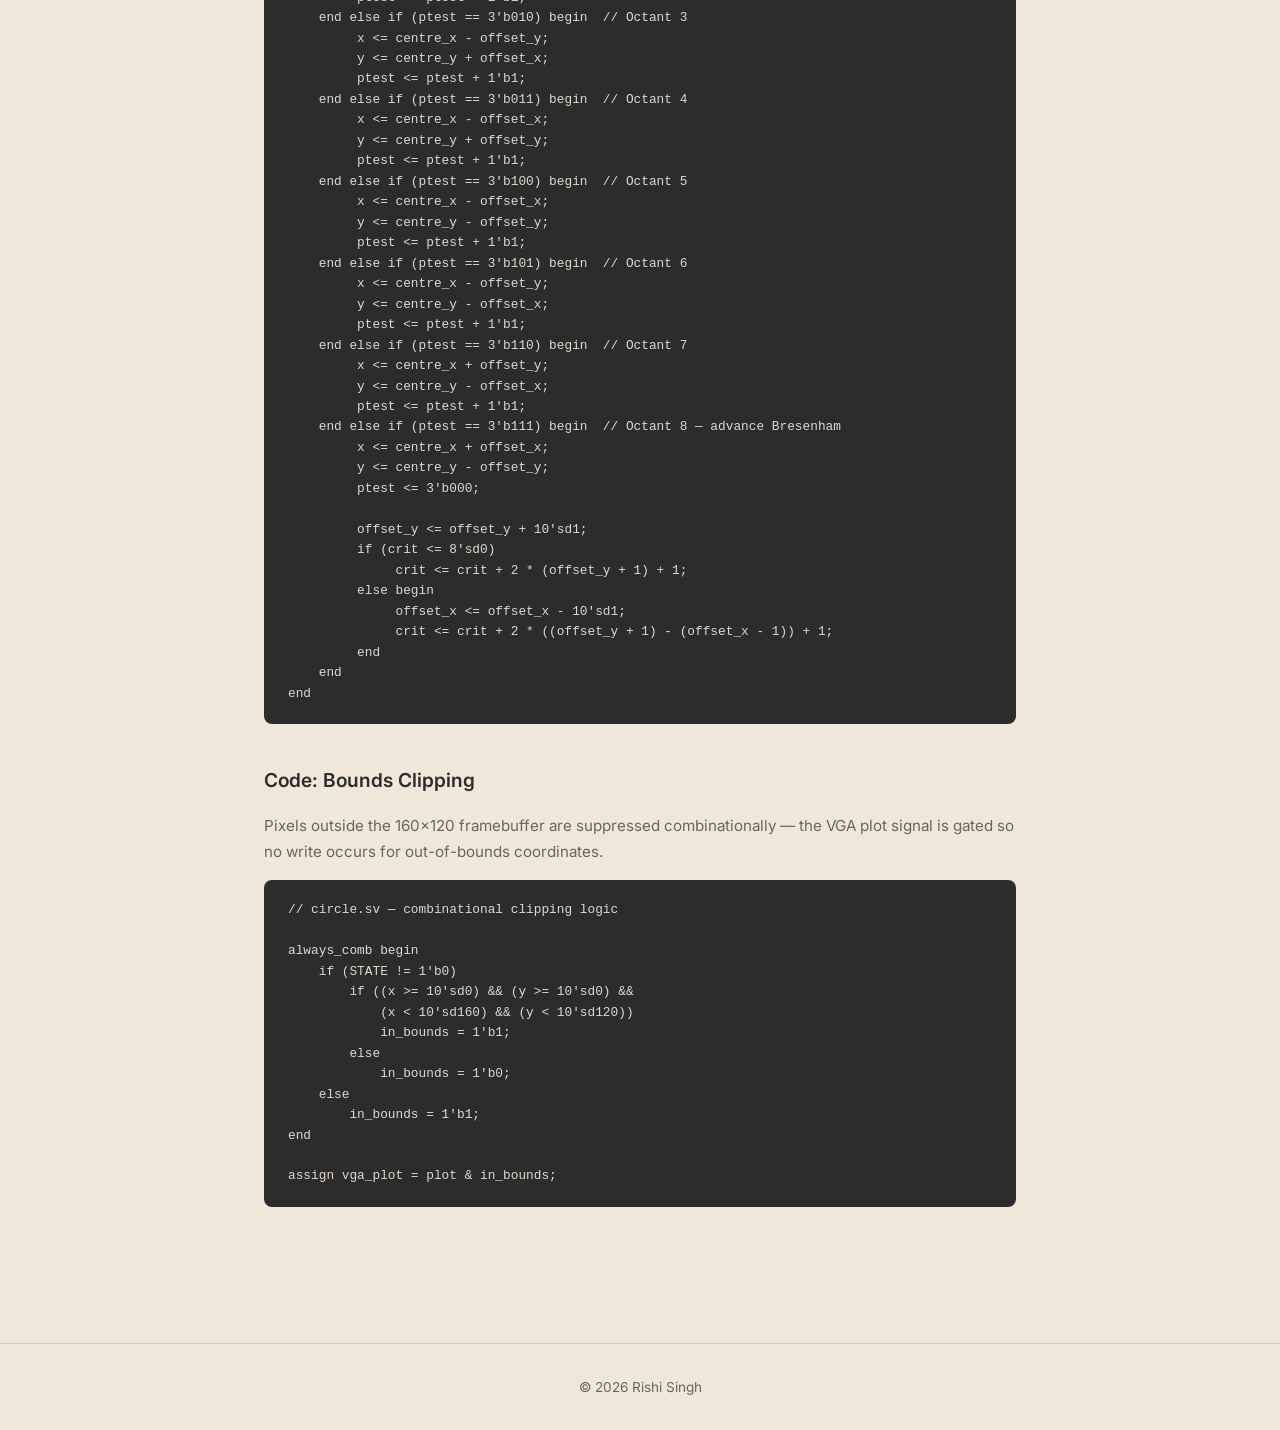
<file: projects/vga.html>
<!DOCTYPE html>
<html lang="en">
<head>
  <meta charset="UTF-8">
  <meta name="viewport" content="width=device-width, initial-scale=1.0">
  <title>VGA Display Controller — Rishi Singh</title>
  <link rel="preconnect" href="https://fonts.googleapis.com">
  <link rel="preconnect" href="https://fonts.gstatic.com" crossorigin>
  <link href="https://fonts.googleapis.com/css2?family=Inter:wght@400;500;600;700&display=swap" rel="stylesheet">
  <link rel="stylesheet" href="../style.css">
</head>
<body>

  <!-- Navigation -->
  <nav class="nav" id="nav">
    <div class="nav-inner">
      <a href="../index.html#hero" class="nav-logo">RS</a>
      <button class="nav-toggle" id="nav-toggle" aria-label="Toggle navigation">
        <span></span>
        <span></span>
        <span></span>
      </button>
      <ul class="nav-links" id="nav-links">
        <li><a href="../index.html#about">About</a></li>
        <li><a href="../index.html#experience">Experience</a></li>
        <li><a href="../index.html#projects">Projects</a></li>
        <li><a href="../index.html#skills">Skills</a></li>
        <li><a href="../index.html#education">Education</a></li>
        <li><a href="../index.html#contact">Contact</a></li>
      </ul>
    </div>
  </nav>

  <main class="project-detail">
    <div class="container">

      <a href="../index.html#projects" class="back-link">&larr; Back to Projects</a>

      <div class="project-detail-header">
        <h1>VGA Display Controller</h1>
        <div class="project-tags">
          <span class="tag">SystemVerilog</span>
          <span class="tag">DE1-SoC</span>
        </div>
        <p class="project-detail-summary">Graphics rendering pipeline driving a 160&times;120 VGA framebuffer at one pixel per clock cycle.</p>
      </div>

      <section class="project-detail-section">
        <h2>Overview</h2>
        <p>This project builds a complete graphics engine that renders geometric shapes to a VGA monitor through the DE1-SoC's video output. The pipeline writes to a 160&times;120 pixel framebuffer at a throughput of one pixel per clock cycle. It implements Bresenham's circle algorithm using pure integer arithmetic, an 8-fold symmetry optimization via an octant-rotating counter, and Reuleaux triangle construction using fixed-point &radic;3 arithmetic with 10-bit scaling. All drawing includes combinational bounds checking to clip pixels outside the visible area.</p>
      </section>

      <section class="project-detail-section">
        <h2>What I Built</h2>
        <ul class="highlight-list">
          <li><strong>fillscreen</strong> &mdash; Fills the entire framebuffer with a colour pattern, iterating through all 19,200 pixels sequentially</li>
          <li><strong>circle</strong> &mdash; Draws circles using Bresenham's midpoint algorithm; a 3-bit octant counter plots 8 symmetric points per iteration</li>
          <li><strong>reuleaux</strong> &mdash; Constructs Reuleaux triangles from three overlapping partial circle arcs, computing arc centers with fixed-point &radic;3 math</li>
        </ul>
      </section>

      <section class="project-detail-section">
        <h2>Design Highlights</h2>
        <ul class="highlight-list">
          <li><strong>One pixel per clock cycle</strong> &mdash; The pipeline architecture writes a pixel every clock cycle during active drawing, maximizing framebuffer throughput without stalls or wait states.</li>
          <li><strong>8-fold symmetry via octant counter</strong> &mdash; Instead of computing 8 separate pixels, a single (offset_x, offset_y) pair is reflected across all octants using a 3-bit rotating counter. This produces a complete circle in &frac18; the Bresenham iterations.</li>
          <li><strong>Fixed-point &radic;3 arithmetic</strong> &mdash; Reuleaux triangle vertices require &radic;3 offsets from the center. A 10-bit fixed-point representation (multiply by 1774, right-shift by 10) avoids floating point entirely while maintaining sub-pixel accuracy at the 160&times;120 resolution.</li>
        </ul>
      </section>

      <section class="project-detail-section">
        <h2>Code: Bresenham Circle — Octant Drawing</h2>
        <p>Each Bresenham step computes one (offset_x, offset_y) pair. The 3-bit <code>ptest</code> counter reflects it across all 8 octants before advancing to the next midpoint decision.</p>
        <pre class="code-block"><code>// circle.sv — 8-fold symmetric Bresenham circle drawing

if (offset_y <= offset_x) begin
    color <= colour;
    plot  <= 1'b1;

    if (ptest == 3'b000) begin        // Octant 1
         x <= centre_x + offset_x;
         y <= centre_y + offset_y;
         ptest <= ptest + 1'b1;
    end else if (ptest == 3'b001) begin  // Octant 2
         x <= centre_x + offset_y;
         y <= centre_y + offset_x;
         ptest <= ptest + 1'b1;
    end else if (ptest == 3'b010) begin  // Octant 3
         x <= centre_x - offset_y;
         y <= centre_y + offset_x;
         ptest <= ptest + 1'b1;
    end else if (ptest == 3'b011) begin  // Octant 4
         x <= centre_x - offset_x;
         y <= centre_y + offset_y;
         ptest <= ptest + 1'b1;
    end else if (ptest == 3'b100) begin  // Octant 5
         x <= centre_x - offset_x;
         y <= centre_y - offset_y;
         ptest <= ptest + 1'b1;
    end else if (ptest == 3'b101) begin  // Octant 6
         x <= centre_x - offset_y;
         y <= centre_y - offset_x;
         ptest <= ptest + 1'b1;
    end else if (ptest == 3'b110) begin  // Octant 7
         x <= centre_x + offset_y;
         y <= centre_y - offset_x;
         ptest <= ptest + 1'b1;
    end else if (ptest == 3'b111) begin  // Octant 8 — advance Bresenham
         x <= centre_x + offset_x;
         y <= centre_y - offset_y;
         ptest <= 3'b000;

         offset_y <= offset_y + 10'sd1;
         if (crit <= 8'sd0)
              crit <= crit + 2 * (offset_y + 1) + 1;
         else begin
              offset_x <= offset_x - 10'sd1;
              crit <= crit + 2 * ((offset_y + 1) - (offset_x - 1)) + 1;
         end
    end
end</code></pre>
      </section>

      <section class="project-detail-section">
        <h2>Code: Bounds Clipping</h2>
        <p>Pixels outside the 160&times;120 framebuffer are suppressed combinationally &mdash; the VGA plot signal is gated so no write occurs for out-of-bounds coordinates.</p>
        <pre class="code-block"><code>// circle.sv — combinational clipping logic

always_comb begin
    if (STATE != 1'b0)
        if ((x >= 10'sd0) && (y >= 10'sd0) &&
            (x < 10'sd160) && (y < 10'sd120))
            in_bounds = 1'b1;
        else
            in_bounds = 1'b0;
    else
        in_bounds = 1'b1;
end

assign vga_plot = plot & in_bounds;</code></pre>
      </section>

    </div>
  </main>

  <footer class="footer">
    <div class="container">
      <p>&copy; 2026 Rishi Singh</p>
    </div>
  </footer>

  <script src="../script.js"></script>
</body>
</html>
</file>
<file: style.css>
/* === Reset & Base === */
*, *::before, *::after {
  margin: 0;
  padding: 0;
  box-sizing: border-box;
}

:root {
  --color-bg: #f0e6da;
  --color-text: #2c2c2c;
  --color-muted: #6b6560;
  --color-accent: #3d5a80;
  --color-accent-light: #e8ddd0;
  --color-border: #d6c9b8;
  --color-section-alt: #e8ddd0;
  --color-card-bg: #f7f0e8;
  --font: 'Inter', -apple-system, BlinkMacSystemFont, 'Segoe UI', Roboto, sans-serif;
  --max-width: 800px;
  --nav-height: 60px;
}

html {
  scroll-behavior: smooth;
  scroll-padding-top: var(--nav-height);
}

body {
  font-family: var(--font);
  color: var(--color-text);
  background: var(--color-bg);
  line-height: 1.7;
  font-size: 16px;
  -webkit-font-smoothing: antialiased;
}

a {
  color: var(--color-accent);
  text-decoration: none;
  transition: color 0.2s;
}

a:hover {
  color: #2c4a6e;
}

ul {
  list-style: none;
}

.container {
  max-width: var(--max-width);
  margin: 0 auto;
  padding: 0 24px;
}

/* === Navigation === */
.nav {
  position: fixed;
  top: 0;
  left: 0;
  right: 0;
  height: var(--nav-height);
  background: rgba(240, 230, 218, 0.92);
  backdrop-filter: blur(12px);
  -webkit-backdrop-filter: blur(12px);
  border-bottom: 1px solid var(--color-border);
  z-index: 100;
  transition: box-shadow 0.3s;
}

.nav.scrolled {
  box-shadow: 0 1px 8px rgba(0, 0, 0, 0.08);
}

.nav-inner {
  max-width: var(--max-width);
  margin: 0 auto;
  padding: 0 24px;
  height: 100%;
  display: flex;
  align-items: center;
  justify-content: space-between;
}

.nav-logo {
  font-weight: 700;
  font-size: 1.125rem;
  color: var(--color-text);
  letter-spacing: -0.02em;
}

.nav-logo:hover {
  color: var(--color-accent);
}

.nav-links {
  display: flex;
  gap: 32px;
}

.nav-links a {
  color: var(--color-muted);
  font-size: 0.875rem;
  font-weight: 500;
  transition: color 0.2s;
}

.nav-links a:hover {
  color: var(--color-text);
}

.nav-toggle {
  display: none;
  flex-direction: column;
  gap: 5px;
  background: none;
  border: none;
  cursor: pointer;
  padding: 4px;
}

.nav-toggle span {
  display: block;
  width: 22px;
  height: 2px;
  background: var(--color-text);
  border-radius: 2px;
  transition: transform 0.3s, opacity 0.3s;
}

.nav-toggle.active span:nth-child(1) {
  transform: translateY(7px) rotate(45deg);
}

.nav-toggle.active span:nth-child(2) {
  opacity: 0;
}

.nav-toggle.active span:nth-child(3) {
  transform: translateY(-7px) rotate(-45deg);
}

/* === Hero === */
.hero {
  min-height: 100vh;
  display: flex;
  align-items: center;
  padding-top: var(--nav-height);
}

.hero-greeting {
  font-size: 1rem;
  color: var(--color-accent);
  font-weight: 500;
  margin-bottom: 8px;
}

.hero-name {
  font-size: 3.5rem;
  font-weight: 700;
  letter-spacing: -0.03em;
  line-height: 1.1;
  margin-bottom: 16px;
}

.hero-title {
  font-size: 1.25rem;
  color: var(--color-muted);
  font-weight: 500;
  margin-bottom: 12px;
}

.hero-tagline {
  font-size: 1.05rem;
  color: var(--color-muted);
  max-width: 520px;
  margin-bottom: 32px;
}

.hero-links {
  display: flex;
  gap: 12px;
  flex-wrap: wrap;
}

.btn {
  display: inline-block;
  padding: 10px 24px;
  font-size: 0.875rem;
  font-weight: 500;
  font-family: var(--font);
  border-radius: 6px;
  border: 1.5px solid var(--color-accent);
  background: var(--color-accent);
  color: #fff;
  cursor: pointer;
  transition: background 0.2s, color 0.2s;
}

.btn:hover {
  background: #2c4a6e;
  border-color: #2c4a6e;
  color: #fff;
}

.btn-outline {
  background: transparent;
  color: var(--color-accent);
}

.btn-outline:hover {
  background: var(--color-accent);
  color: #fff;
}

/* === Sections === */
.section {
  padding: 96px 0;
}

.section-alt {
  background: var(--color-section-alt);
}

.section-title {
  font-size: 1.75rem;
  font-weight: 700;
  letter-spacing: -0.02em;
  margin-bottom: 40px;
  position: relative;
}

.section-title::after {
  content: '';
  display: block;
  width: 40px;
  height: 3px;
  background: var(--color-accent);
  border-radius: 2px;
  margin-top: 12px;
}

/* === Experience & Education Entries === */
.entry {
  margin-bottom: 40px;
}

.entry:last-child {
  margin-bottom: 0;
}

.entry-header {
  display: flex;
  justify-content: space-between;
  align-items: flex-start;
  gap: 16px;
  margin-bottom: 12px;
}

.entry-title {
  font-size: 1.1rem;
  font-weight: 600;
}

.entry-subtitle {
  color: var(--color-muted);
  font-size: 0.925rem;
  margin-top: 2px;
}

.entry-date {
  color: var(--color-muted);
  font-size: 0.85rem;
  white-space: nowrap;
  flex-shrink: 0;
  margin-top: 2px;
}

.entry-list {
  padding-left: 20px;
  list-style: disc;
}

.entry-list li {
  margin-bottom: 6px;
  font-size: 0.95rem;
  color: var(--color-muted);
  line-height: 1.65;
}

.entry-detail {
  color: var(--color-muted);
  font-size: 0.925rem;
}

/* === Projects Grid === */
.projects-grid {
  display: grid;
  grid-template-columns: 1fr 1fr;
  gap: 16px;
}

.project-card {
  border: 1px solid var(--color-border);
  border-radius: 8px;
  padding: 24px;
  background: var(--color-card-bg);
  box-shadow: 0 1px 3px rgba(0, 0, 0, 0.04);
  transition: border-color 0.2s, box-shadow 0.2s;
  display: flex;
  flex-direction: column;
  gap: 10px;
}

.project-card:hover {
  border-color: var(--color-accent);
  box-shadow: 0 2px 12px rgba(61, 90, 128, 0.1);
}

/* Wide card spans both columns */
.project-card-wide {
  grid-column: 1 / -1;
  padding: 0;
}

.project-card-inner {
  display: flex;
  gap: 0;
  align-items: stretch;
}

.project-card-thumb {
  flex: 0 0 200px;
  overflow: hidden;
  border-radius: 8px 0 0 8px;
  background: #e8ddd0;
}

.project-card-thumb img {
  width: 100%;
  height: 100%;
  object-fit: cover;
  display: block;
}

.project-card-body {
  flex: 1;
  padding: 24px;
  display: flex;
  flex-direction: column;
  gap: 10px;
}

.project-card-header {
  display: flex;
  align-items: center;
  justify-content: space-between;
  gap: 8px;
}

.project-gh {
  color: var(--color-muted);
  flex-shrink: 0;
  transition: color 0.2s;
}

.project-gh:hover {
  color: var(--color-text);
}

.project-name {
  font-size: 1rem;
  font-weight: 600;
  color: var(--color-text);
}

.project-tags {
  display: flex;
  flex-wrap: wrap;
  gap: 6px;
}

.project-tags .tag {
  padding: 3px 10px;
  font-size: 0.7rem;
}

.project-desc {
  font-size: 0.875rem;
  color: var(--color-muted);
  line-height: 1.6;
}

/* === Skills === */
.skills-grid {
  display: flex;
  flex-direction: column;
  gap: 32px;
}

.skill-category {
  font-size: 0.95rem;
  font-weight: 600;
  margin-bottom: 12px;
}

.skill-tags {
  display: flex;
  flex-wrap: wrap;
  gap: 8px;
}

.tag {
  display: inline-block;
  padding: 6px 14px;
  font-size: 0.85rem;
  background: var(--color-accent-light);
  color: var(--color-accent);
  border-radius: 20px;
  font-weight: 500;
}

/* === Contact === */
.contact-text {
  color: var(--color-muted);
  margin-bottom: 28px;
  font-size: 1.05rem;
}

.contact-links {
  display: flex;
  flex-direction: column;
  gap: 16px;
}

.contact-item {
  display: inline-flex;
  align-items: center;
  gap: 10px;
  color: var(--color-text);
  font-weight: 500;
  font-size: 0.95rem;
  transition: color 0.2s;
}

.contact-item:hover {
  color: var(--color-accent);
}

.contact-item svg {
  flex-shrink: 0;
}

/* === Project Detail Pages === */
.project-detail {
  padding-top: calc(var(--nav-height) + 48px);
  padding-bottom: 96px;
}

.back-link {
  display: inline-block;
  font-size: 0.875rem;
  font-weight: 500;
  color: var(--color-accent);
  margin-bottom: 32px;
  transition: color 0.2s;
}

.back-link:hover {
  color: #2c4a6e;
}

.project-detail-header {
  margin-bottom: 48px;
}

.project-detail-header h1 {
  font-size: 2.25rem;
  font-weight: 700;
  letter-spacing: -0.03em;
  line-height: 1.2;
  margin-bottom: 12px;
}

.project-detail-summary {
  font-size: 1.05rem;
  color: var(--color-muted);
  margin-top: 12px;
  max-width: 600px;
}

.project-detail-section {
  margin-bottom: 40px;
}

.project-detail-section h2 {
  font-size: 1.2rem;
  font-weight: 600;
  margin-bottom: 16px;
  color: var(--color-text);
}

.project-detail-section > p {
  font-size: 0.95rem;
  color: var(--color-muted);
  line-height: 1.7;
  margin-bottom: 16px;
}

.project-detail-img {
  width: 100%;
  border-radius: 8px;
  margin: 16px 0;
  border: 1px solid var(--color-border);
}

.highlight-list {
  list-style: none;
  padding: 0;
}

.highlight-list li {
  position: relative;
  padding-left: 20px;
  margin-bottom: 12px;
  font-size: 0.95rem;
  color: var(--color-muted);
  line-height: 1.65;
}

.highlight-list li::before {
  content: '';
  position: absolute;
  left: 0;
  top: 10px;
  width: 6px;
  height: 6px;
  background: var(--color-accent);
  border-radius: 50%;
}

.highlight-list li strong {
  color: var(--color-text);
}

.highlight-list li code {
  font-size: 0.85rem;
  background: var(--color-accent-light);
  padding: 1px 6px;
  border-radius: 4px;
  font-family: 'SF Mono', 'Fira Code', 'Fira Mono', Menlo, Consolas, monospace;
}

.code-block {
  background: #2c2c2c;
  color: #e0d8cf;
  padding: 20px 24px;
  border-radius: 8px;
  overflow-x: auto;
  font-size: 0.8rem;
  line-height: 1.6;
  font-family: 'SF Mono', 'Fira Code', 'Fira Mono', Menlo, Consolas, monospace;
  -webkit-overflow-scrolling: touch;
}

.code-block code {
  background: none;
  padding: 0;
  font-size: inherit;
  line-height: inherit;
  font-family: inherit;
}

.project-link {
  display: inline-block;
  font-size: 0.8rem;
  font-weight: 500;
  color: var(--color-accent);
  margin-top: 12px;
  transition: color 0.2s;
}

.project-link:hover {
  color: #2c4a6e;
}

/* === Footer === */
.footer {
  padding: 32px 0;
  text-align: center;
  color: var(--color-muted);
  font-size: 0.85rem;
  border-top: 1px solid var(--color-border);
}

/* === Fade-in Animation === */
.fade-in {
  opacity: 0;
  transform: translateY(20px);
  transition: opacity 0.6s ease-out, transform 0.6s ease-out;
}

.fade-in.visible {
  opacity: 1;
  transform: translateY(0);
}

/* === Responsive === */
@media (max-width: 768px) {
  .hero-name {
    font-size: 2.5rem;
  }

  .hero-title {
    font-size: 1.1rem;
  }

  .section {
    padding: 72px 0;
  }

  .project-card-wide { padding: 0; }

  .project-card-inner {
    flex-direction: column;
  }

  .project-card-thumb {
    flex: none;
    height: 180px;
    border-radius: 8px 8px 0 0;
  }

  .project-card-body {
    padding: 20px;
  }

  .projects-grid {
    grid-template-columns: 1fr;
  }

  .entry-header {
    flex-direction: column;
    gap: 4px;
  }

  .entry-date {
    font-size: 0.8rem;
  }

  .nav-toggle {
    display: flex;
  }

  .nav-links {
    position: fixed;
    top: var(--nav-height);
    left: 0;
    right: 0;
    background: rgba(240, 230, 218, 0.98);
    backdrop-filter: blur(12px);
    -webkit-backdrop-filter: blur(12px);
    flex-direction: column;
    gap: 0;
    padding: 8px 0;
    border-bottom: 1px solid var(--color-border);
    transform: translateY(-100%);
    opacity: 0;
    pointer-events: none;
    transition: transform 0.3s, opacity 0.3s;
  }

  .nav-links.open {
    transform: translateY(0);
    opacity: 1;
    pointer-events: auto;
  }

  .nav-links a {
    display: block;
    padding: 12px 24px;
    font-size: 1rem;
  }

  .nav-links a:hover {
    background: var(--color-section-alt);
  }
}

@media (max-width: 768px) {
  .project-detail {
    padding-top: calc(var(--nav-height) + 32px);
    padding-bottom: 64px;
  }

  .project-detail-header h1 {
    font-size: 1.75rem;
  }

  .code-block {
    padding: 16px;
    font-size: 0.75rem;
  }
}

@media (max-width: 480px) {
  .hero-name {
    font-size: 2rem;
  }

  .hero-links {
    flex-direction: column;
  }

  .btn {
    text-align: center;
  }

  .section {
    padding: 56px 0;
  }

  .section-title {
    font-size: 1.5rem;
    margin-bottom: 28px;
  }
}
</file>
